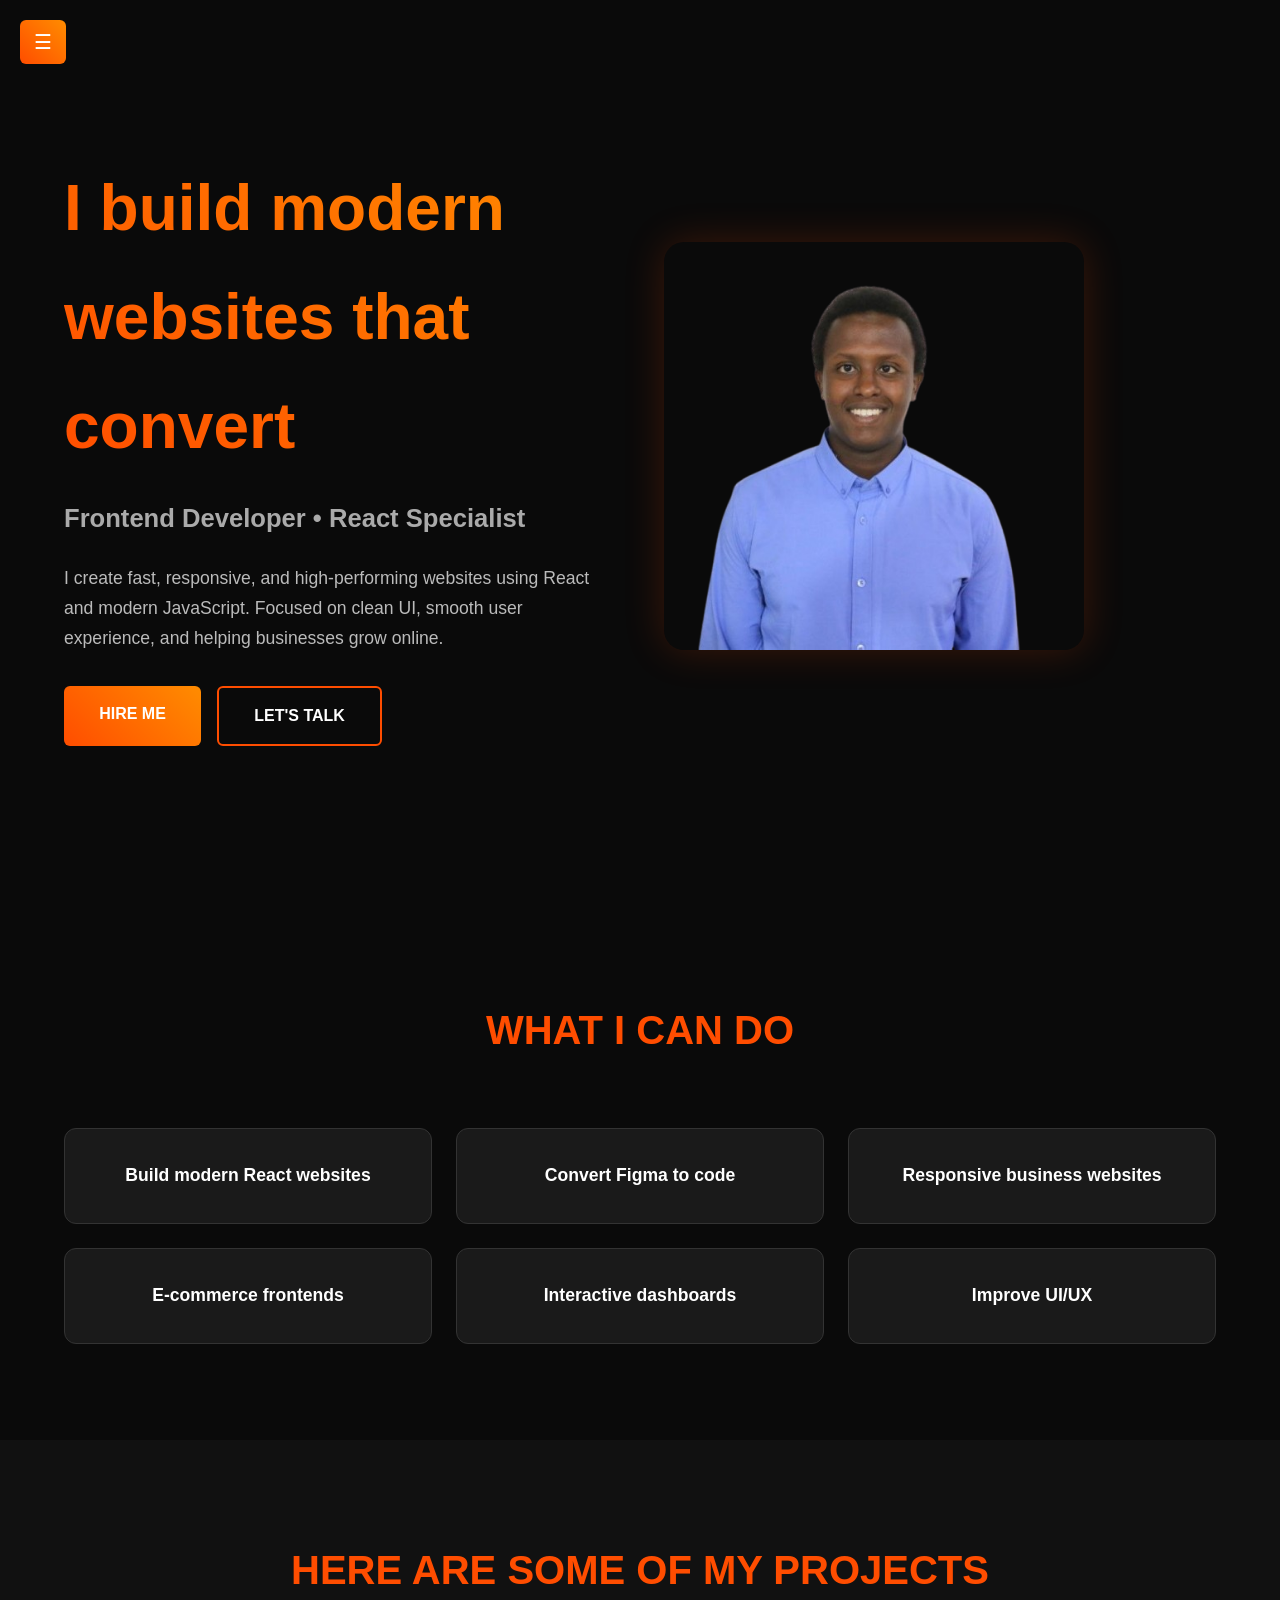
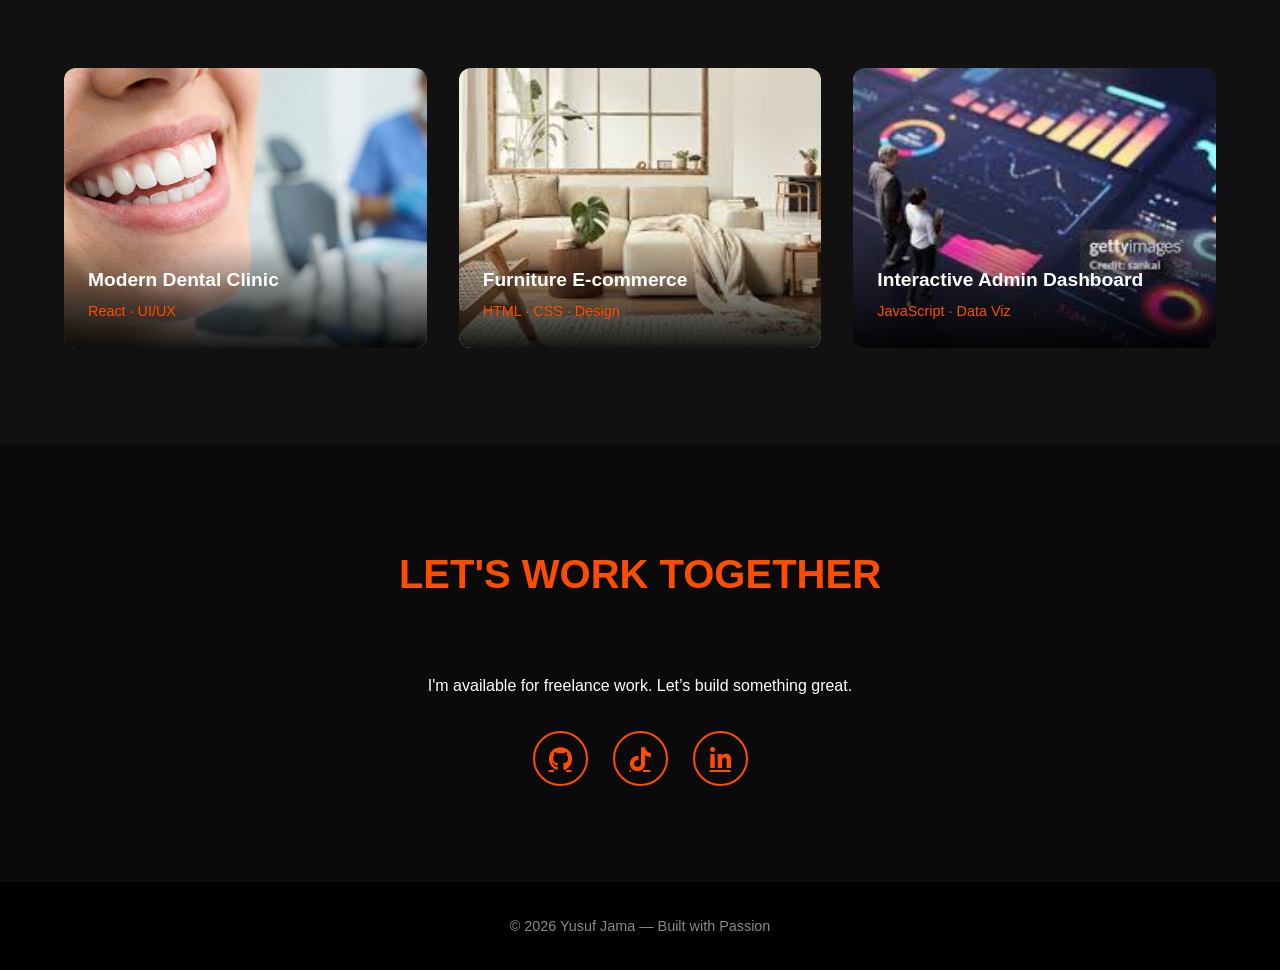
<file: index.html>
<!DOCTYPE html>
<html lang="en">
<head>
    <meta charset="UTF-8">
    <meta name="viewport" content="width=device-width, initial-scale=1.0">
    <title>Yusuf Jama | Frontend React Developer</title>
    <link rel="stylesheet" href="Portfolio.css">
    <link rel="stylesheet" href="https://cdnjs.cloudflare.com/ajax/libs/font-awesome/6.1.1/css/all.min.css">
</head>
<body>

    <!-- SIDEBAR -->
    <div class="sidebar" id="sidebar">
        <button class="close-btn" onclick="toggleSidebar()">×</button>
        <nav id="navbar">
            <ul>
                <li><a href="#welcome-section">About</a></li>
                <li><a href="#services">Services</a></li>
                <li><a href="#projects">Work</a></li>
                <li><a href="#contact">Contact</a></li>
            </ul>
        </nav>
    </div>

    <button class="sidebar-toggle" onclick="toggleSidebar()">☰</button>

    <!-- HERO -->
    <section id="welcome-section">
        <div class="welcome-content">
            <h1 class="yusuf">I build modern websites that convert</h1>
            <h3>Frontend Developer • React Specialist</h3>

            <p>
                I create fast, responsive, and high-performing websites using React and modern JavaScript.
                Focused on clean UI, smooth user experience, and helping businesses grow online.
            </p>

            <div class="btn-box">
                <a href="https://www.linkedin.com/in/yusuf-jama-88845134a/" target="_blank">HIRE ME</a>
                <a href="#contact">LET'S TALK</a>
            </div>
        </div>

        <div class="image">
            <img src="images/image-removebg-preview.png" alt="Yusuf Jama">
        </div>
    </section>

    <!-- SERVICES -->
    <section id="services" class="services">
        <h2 class="section-title">WHAT I CAN DO</h2>

        <div class="services-grid">
            <div class="service-card">Build modern React websites</div>
            <div class="service-card">Convert Figma to code</div>
            <div class="service-card">Responsive business websites</div>
            <div class="service-card">E-commerce frontends</div>
            <div class="service-card">Interactive dashboards</div>
            <div class="service-card">Improve UI/UX</div>
        </div>
    </section>

    <!-- PROJECTS -->
    <section id="projects">
        <h2 class="section-title">HERE ARE SOME OF MY PROJECTS</h2>
        <div class="projects-container">
            
         <div class="grid-item">
            <a href="projects/dentist-site/" target="_blank">
                <img src="images/teeth_whitening-gVWxnHTH.png" alt="Modern Dental Clinic">
                <div class="project-info">
                    <p>Modern Dental Clinic</p>
                    <span>React · UI/UX</span>
                </div>
            </a>
        </div>

            <div class="grid-item">
                <a href="projects/furniture-store/index.html" target="_blank">
                    <img src="images/furniture.jpg" alt="Furniture Store">
                    <div class="project-info">
                        <p>Furniture E-commerce</p>
                        <span>HTML · CSS · Design</span>
                    </div>
                </a>
            </div>

            <div class="grid-item">
                <a href="projects/dashboard/index.html" target="_blank">
                    <img src="images/dashboard.jpg" alt="Dashboard">
                    <div class="project-info">
                        <p>Interactive Admin Dashboard</p>
                        <span>JavaScript · Data Viz</span>
                    </div>
                </a>
            </div>

        </div>
    </section>

    <!-- CONTACT -->
    <section id="contact" class="contact-section">
        <h2 class="section-title">LET'S WORK TOGETHER</h2>

        <p>I'm available for freelance work. Let’s build something great.</p>

        <div class="contact-link">
            <a href="https://github.com/mrfantasticAmazing" target="_blank">
                <i class="fab fa-github"></i>
            </a>
            <a href="https://www.tiktok.com/@modern_webjama" target="_blank">
                <i class="fab fa-tiktok"></i>
            </a>
            <a href="https://www.linkedin.com/in/yusuf-jama-88845134a/" target="_blank">
                <i class="fab fa-linkedin-in"></i>
            </a>
        </div>
    </section>

    <footer>
        <p>&copy; 2026 Yusuf Jama — Built with Passion</p>
    </footer>

    <script>
        function toggleSidebar() {
            document.getElementById('sidebar').classList.toggle('active');
        }

        document.querySelectorAll('#navbar a').forEach(link => {
            link.addEventListener('click', () => {
                document.getElementById('sidebar').classList.remove('active');
            });
        });
    </script>

</body>
</html>
</file>
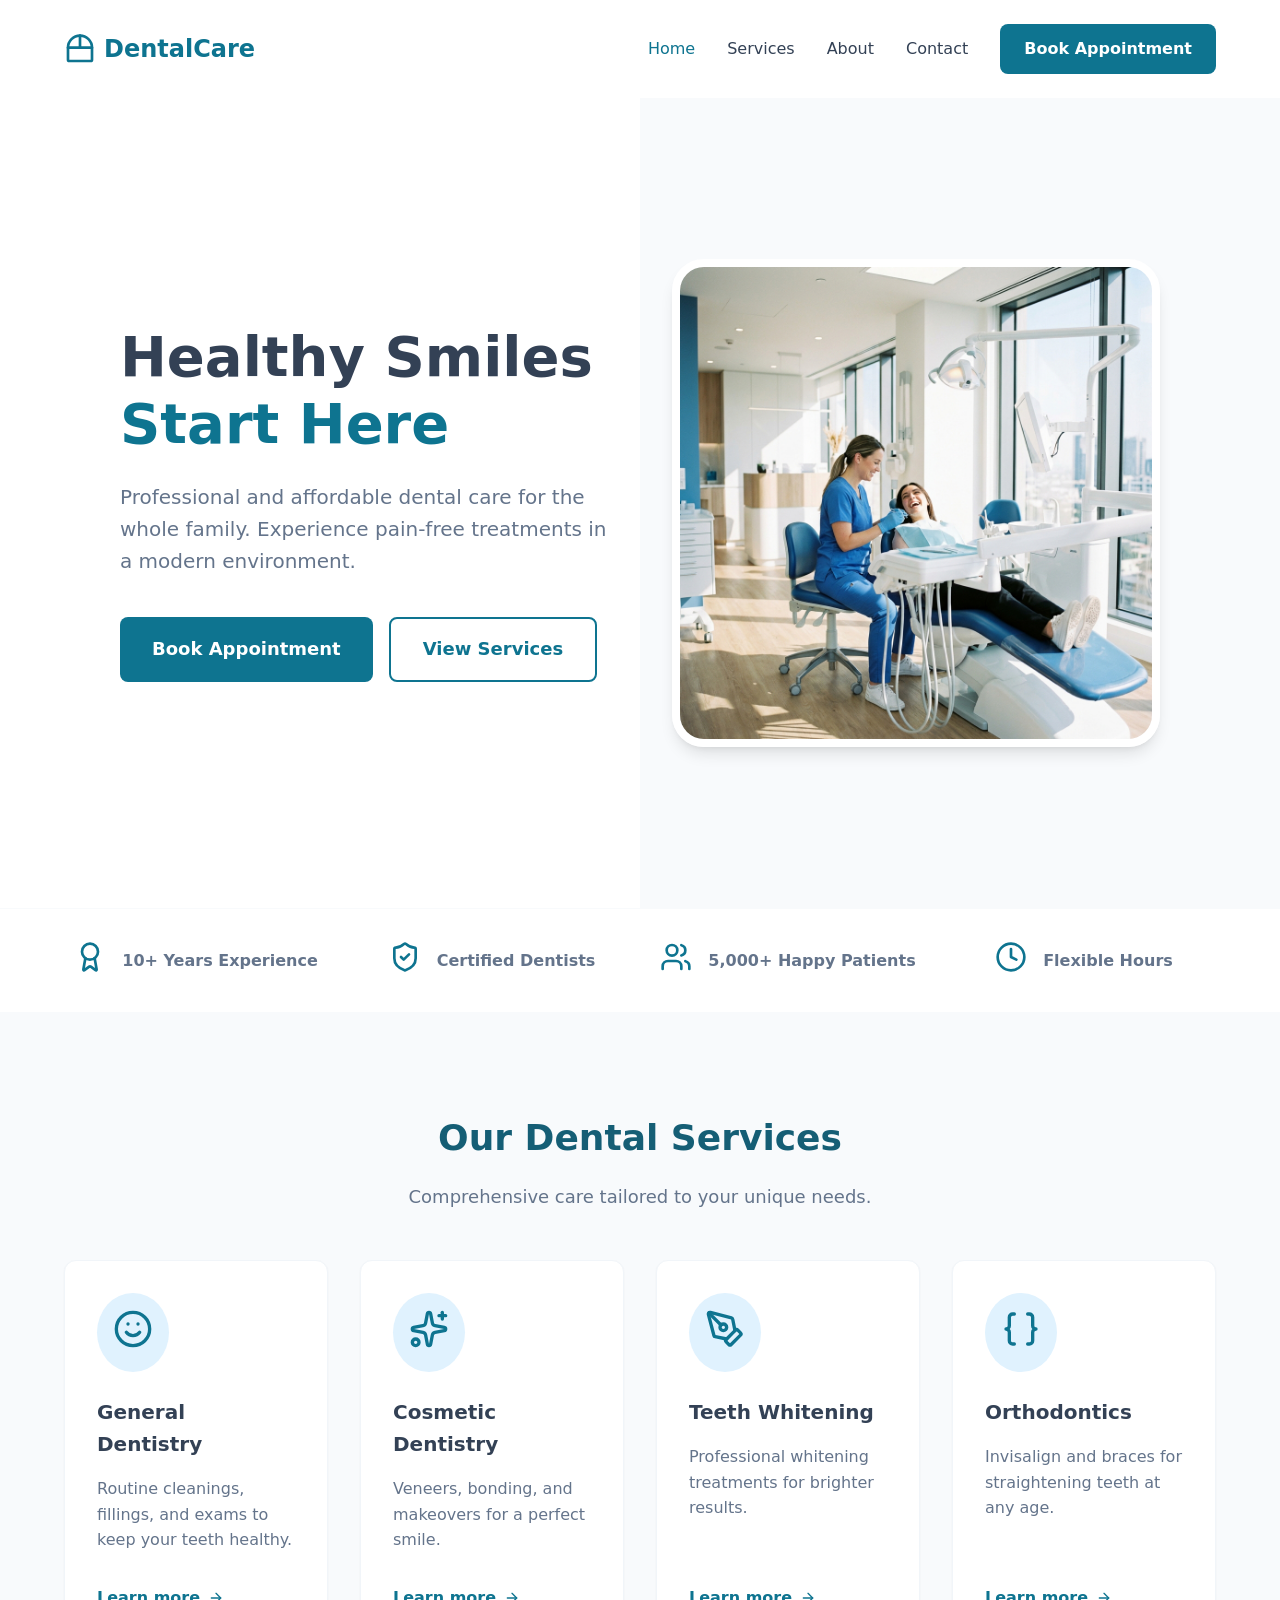
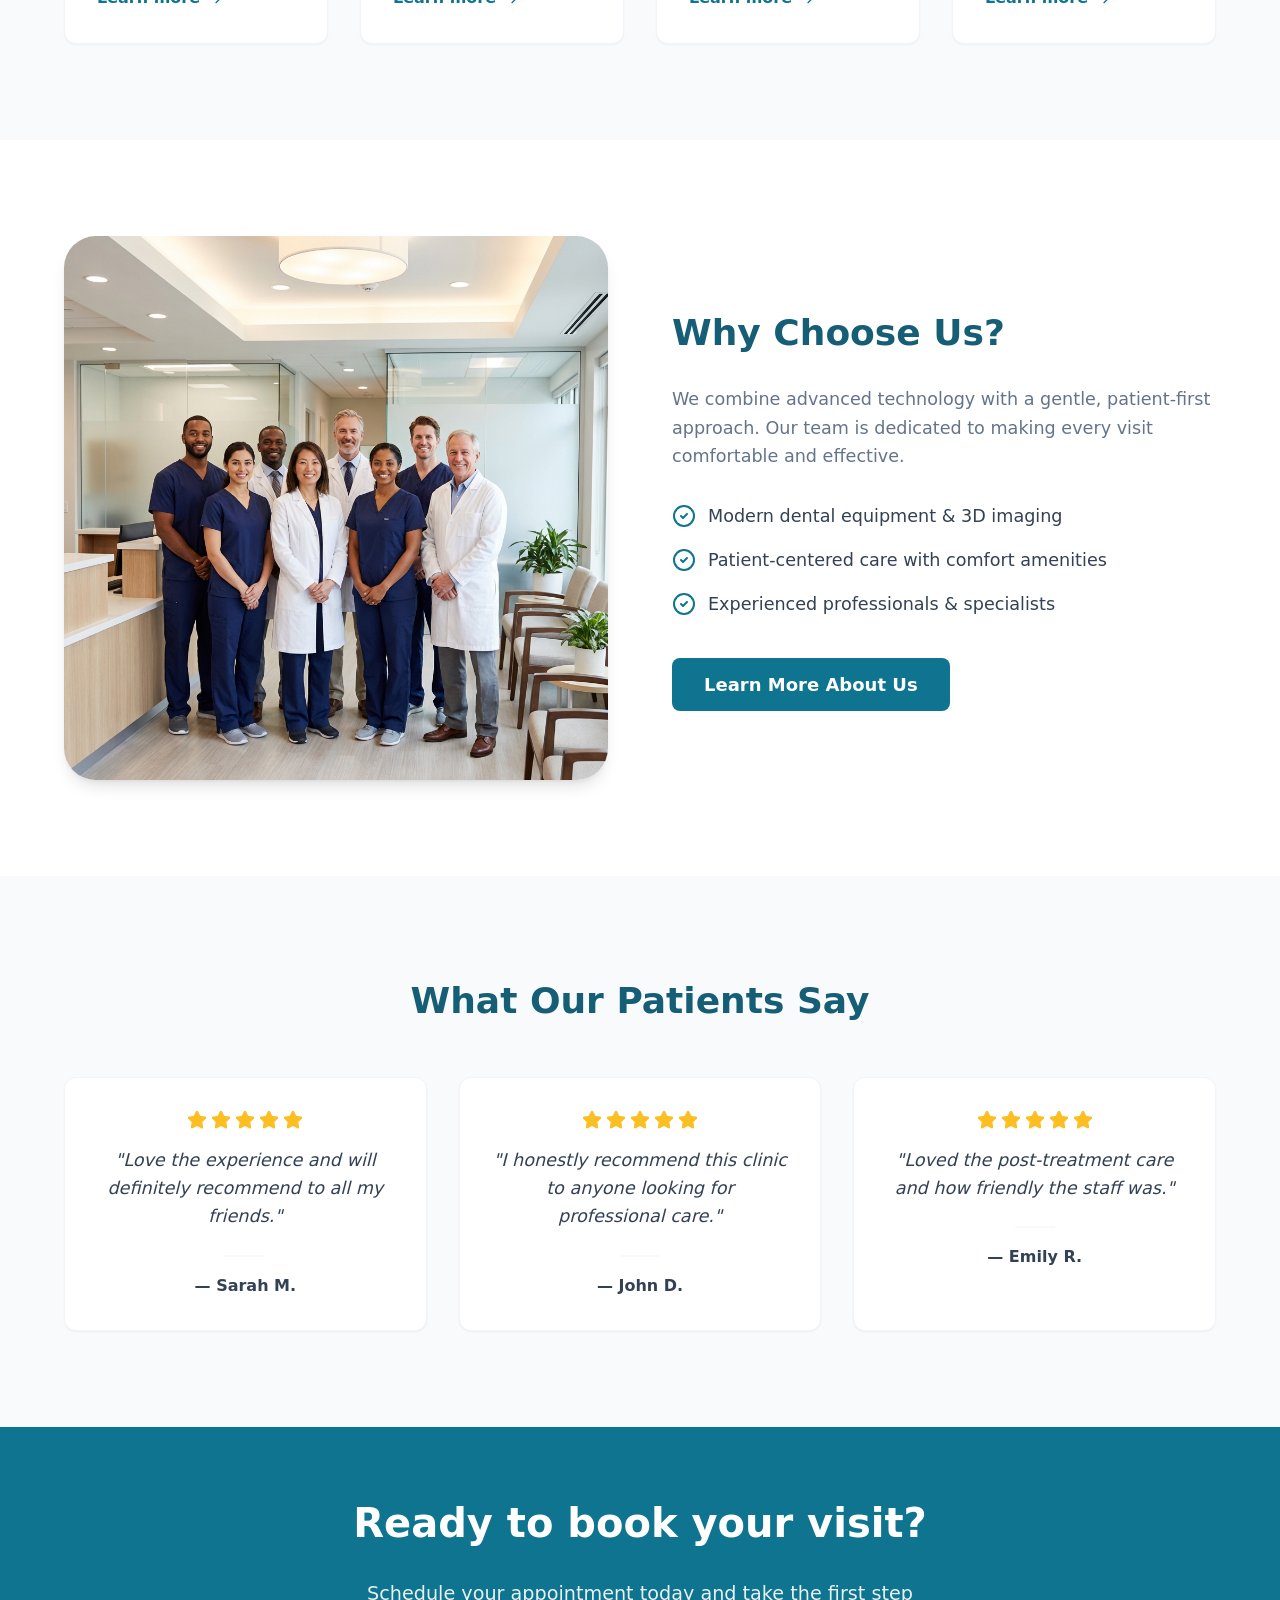
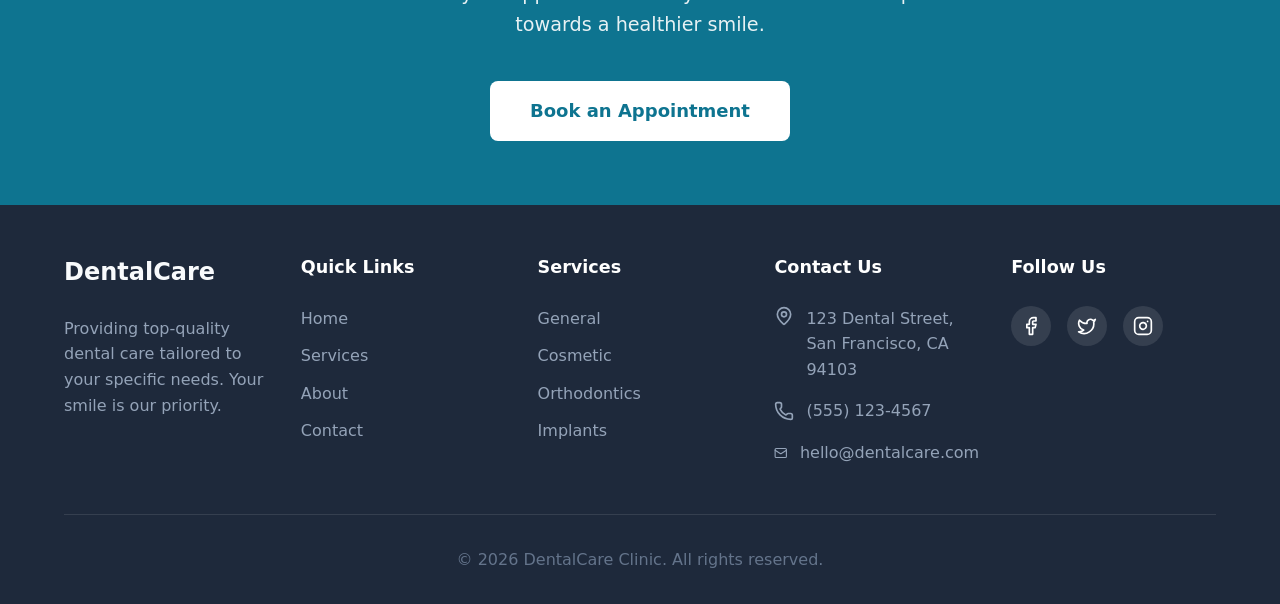
<file: projects/dentist-site/index.html>
<!doctype html>
<html lang="en">
  <head>
    <meta charset="UTF-8" />
    <link rel="icon" type="image/svg+xml" href="./vite.svg" />
    <meta name="viewport" content="width=device-width, initial-scale=1.0" />
    <title>dental-clinic</title>
    <script type="module" crossorigin src="./assets/index-C0f5nx-P.js"></script>
    <link rel="stylesheet" crossorigin href="./assets/index-WqaXzBgm.css">
  </head>
  <body>
    <div id="root"></div>
  </body>
</html>
</file>
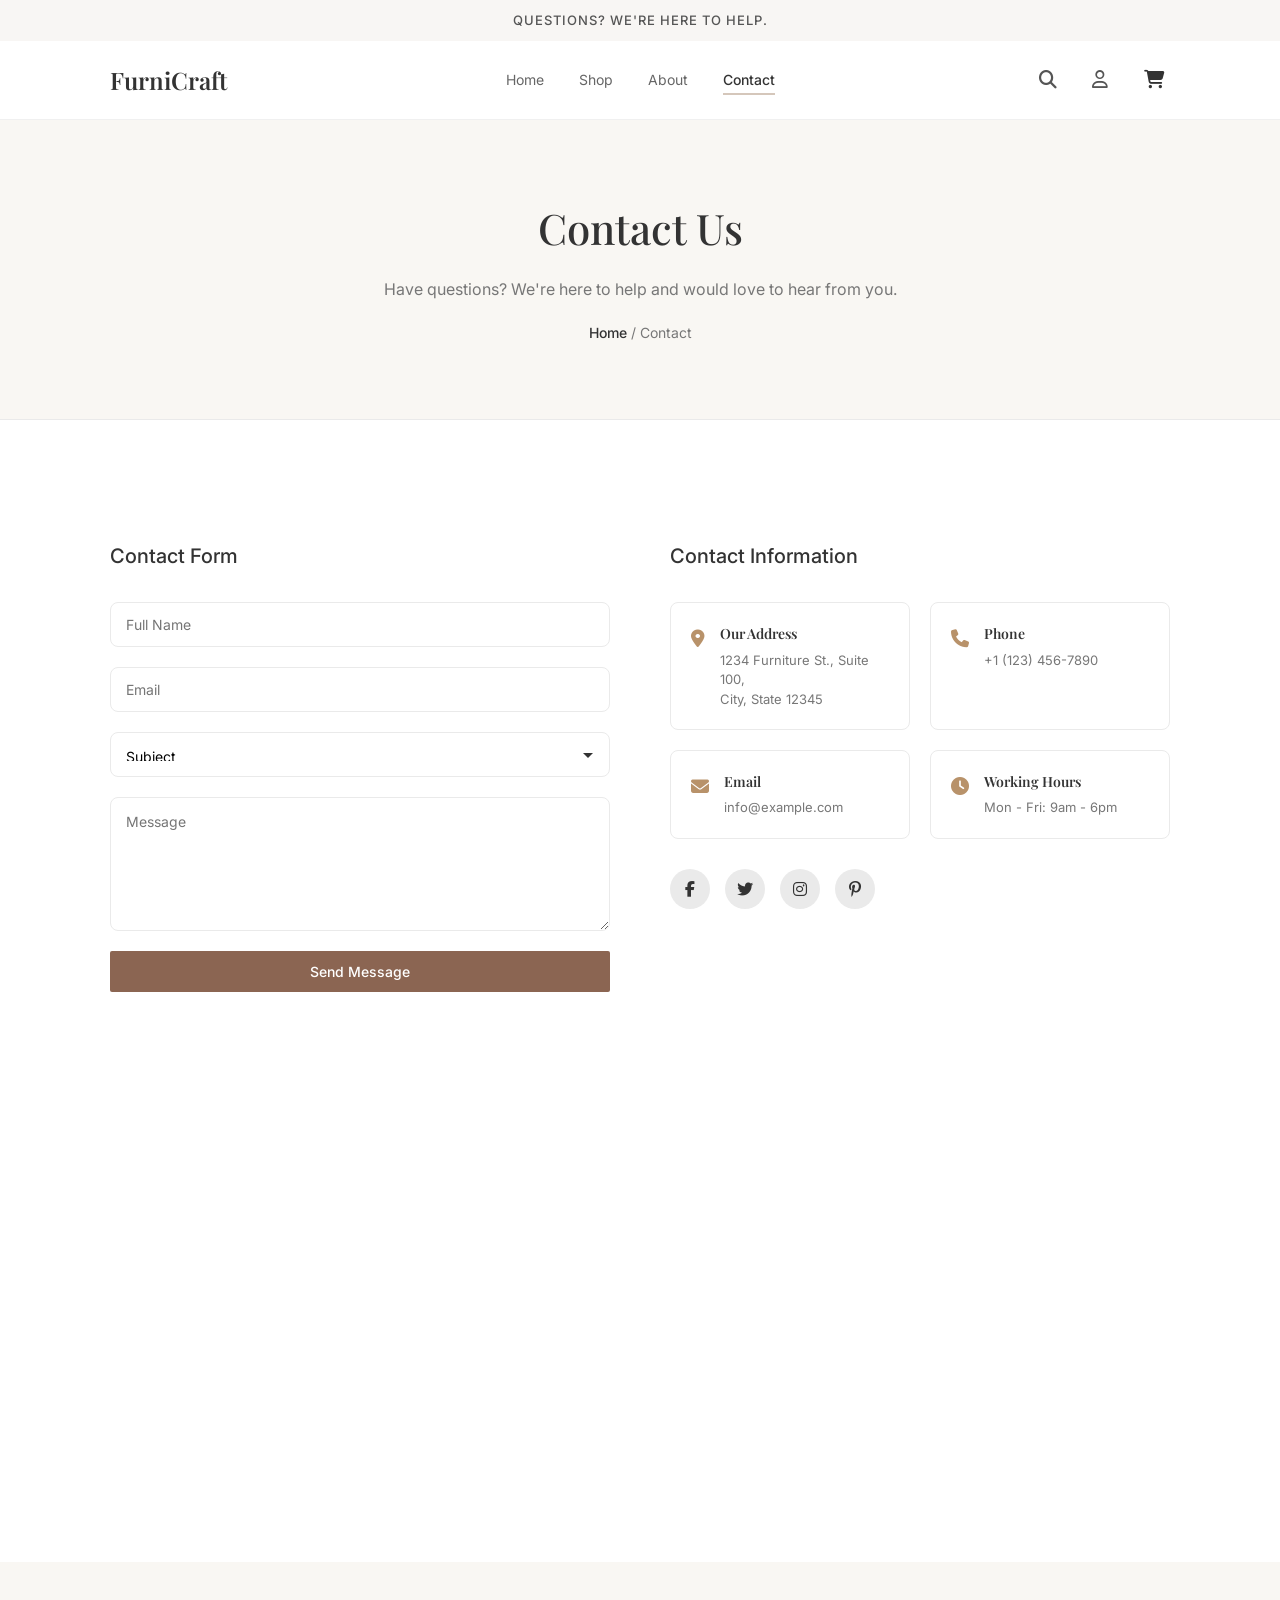
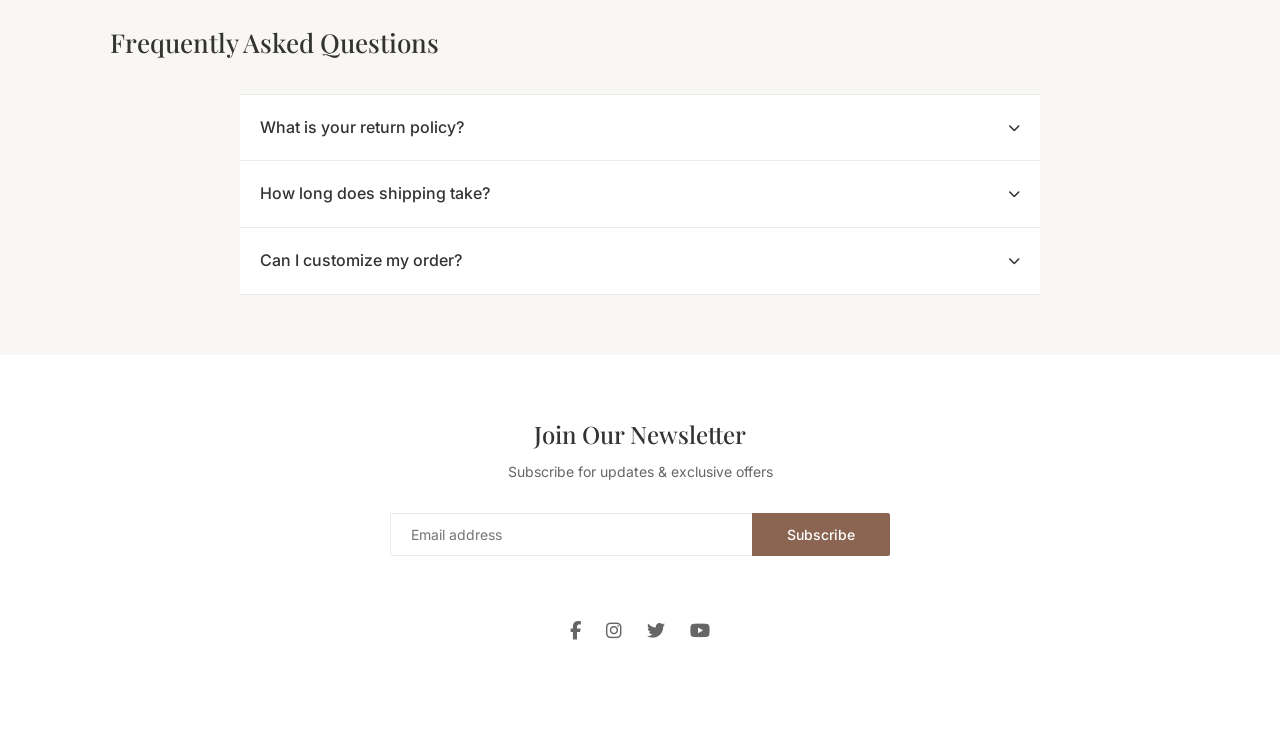
<file: projects/Furniture-store/contact.html>
<!DOCTYPE html>
<html lang="en">

<head>
    <meta charset="UTF-8">
    <meta name="viewport" content="width=device-width, initial-scale=1.0">
    <title>Contact Us | FurniCraft</title>
    <meta name="description" content="Get in touch with the FurniCraft team for any inquiries or support.">
    <!-- Google Fonts -->
    <link rel="preconnect" href="https://fonts.googleapis.com">
    <link rel="preconnect" href="https://fonts.gstatic.com" crossorigin>
    <link
        href="https://fonts.googleapis.com/css2?family=Inter:wght@300;400;500;600&family=Playfair+Display:wght@500;600;700&display=swap"
        rel="stylesheet">
    <!-- FontAwesome -->
    <link rel="stylesheet" href="https://cdnjs.cloudflare.com/ajax/libs/font-awesome/6.4.0/css/all.min.css">
    <!-- Custom CSS -->
    <link rel="stylesheet" href="css/style.css">
</head>

<body>
    <!-- Announcement Bar -->
    <div class="announcement-bar">
        Questions? We're here to help.
    </div>

    <!-- Navbar -->
    <nav class="navbar">
        <div class="nav-container">
            <button class="mobile-menu-toggle" aria-label="Toggle Menu">
                <i class="fa-solid fa-bars"></i>
            </button>
            <a href="index.html" class="logo">FurniCraft</a>

            <ul class="nav-links">
                <li><a href="index.html">Home</a></li>
                <li><a href="shop.html">Shop</a></li>
                <li><a href="about.html">About</a></li>
                <li><a href="contact.html" class="active">Contact</a></li>
            </ul>

            <div class="nav-icons">
                <button id="nav-search-btn" aria-label="Search"><i class="fa-solid fa-magnifying-glass"></i></button>
                
                <div style="position: relative;">
                    <button id="nav-account-btn" aria-label="Account"><i class="fa-regular fa-user"></i></button>
                    <!-- Account Dropdown -->
                    <div id="account-dropdown" class="account-dropdown">
                        <ul>
                            <li><a href="#">Login</a></li>
                            <li><a href="#">Register</a></li>
                            <li><a href="#">My Orders</a></li>
                        </ul>
                    </div>
                </div>

                <a href="cart.html" class="cart-icon-link" aria-label="Cart">
                    <i class="fa-solid fa-cart-shopping"></i>
                    <span id="cart-counter" class="cart-badge" style="display: none;">0</span>
                </a>
            </div>
        </div>

        <!-- Full-Screen Search Overlay -->
        <div id="search-container" class="search-container">
            <div class="search-inner">
                <button id="search-close-btn" class="search-close-btn" aria-label="Close Search">
                    <i class="fa-solid fa-xmark"></i>
                </button>
                <input type="text" id="search-input" placeholder="Search furniture..." autocomplete="off">
                <div class="search-suggestions">
                    <p>Popular searches:</p>
                    <div class="suggestion-tags">
                        <span class="suggestion-tag">Sofa</span>
                        <span class="suggestion-tag">Chair</span>
                        <span class="suggestion-tag">Dining Table</span>
                        <span class="suggestion-tag">Bed</span>
                    </div>
                </div>
            </div>
        </div>
    </nav>

    <!-- Page Header -->
    <header class="contact-header">
        <div class="container">
            <h1 class="page-title">Contact Us</h1>
            <p class="welcome-text">Have questions? We're here to help and would love to hear from you.</p>
            <p class="breadcrumbs"><a href="index.html">Home</a> / Contact</p>
        </div>
    </header>

    <!-- Main Contact Section -->
    <section class="section contact-section">
        <div class="container contact-layout">
            <!-- Left: Contact Form -->
            <div class="contact-form-container">
                <h2 class="contact-subtitle">Contact Form</h2>
                <form id="contact-form">
                    <div class="form-group">
                        <input type="text" id="contact-name" name="name" placeholder="Full Name" required>
                    </div>
                    <div class="form-group">
                        <input type="email" id="contact-email" name="email" placeholder="Email" required>
                    </div>
                    <div class="form-group">
                        <select id="contact-subject" name="subject" required>
                            <option value="" disabled selected>Subject</option>
                            <option value="general">General Inquiry</option>
                            <option value="order">Order Support</option>
                            <option value="partnership">Partnership</option>
                            <option value="other">Other</option>
                        </select>
                    </div>
                    <div class="form-group">
                        <textarea id="contact-message" name="message" placeholder="Message" rows="6" required></textarea>
                    </div>
                    <button type="submit" class="btn-brown btn-submit">Send Message</button>
                </form>
            </div>

            <!-- Right: Contact Information -->
            <div class="contact-info-container">
                <h2 class="contact-subtitle">Contact Information</h2>
                <div class="info-cards-grid">
                    <div class="info-card">
                        <div class="info-icon"><i class="fa-solid fa-location-dot"></i></div>
                        <div class="info-text">
                            <h4>Our Address</h4>
                            <p>1234 Furniture St., Suite 100,<br>City, State 12345</p>
                        </div>
                    </div>
                    <div class="info-card">
                        <div class="info-icon"><i class="fa-solid fa-phone"></i></div>
                        <div class="info-text">
                            <h4>Phone</h4>
                            <p>+1 (123) 456-7890</p>
                        </div>
                    </div>
                    <div class="info-card">
                        <div class="info-icon"><i class="fa-solid fa-envelope"></i></div>
                        <div class="info-text">
                            <h4>Email</h4>
                            <p>info@example.com</p>
                        </div>
                    </div>
                    <div class="info-card">
                        <div class="info-icon"><i class="fa-solid fa-clock"></i></div>
                        <div class="info-text">
                            <h4>Working Hours</h4>
                            <p>Mon - Fri: 9am - 6pm</p>
                        </div>
                    </div>
                </div>
                <div class="contact-socials">
                    <a href="#" aria-label="Facebook"><i class="fa-brands fa-facebook-f"></i></a>
                    <a href="#" aria-label="Twitter"><i class="fa-brands fa-twitter"></i></a>
                    <a href="#" aria-label="Instagram"><i class="fa-brands fa-instagram"></i></a>
                    <a href="#" aria-label="Pinterest"><i class="fa-brands fa-pinterest-p"></i></a>
                </div>
            </div>
        </div>
    </section>

    <!-- Map Section -->
    <section class="map-section">
        <iframe 
            src="https://www.google.com/maps/embed?pb=!1m18!1m12!1m3!1d3068.318465646194!2d-105.0006248!3d39.7347953!2m3!1f0!2f0!3f0!3m2!1i1024!2i768!4f13.1!3m3!1m2!1s0x876c7f26978430e3%3A0xe7831d1020614144!2sFurniture%20Row!5e0!3m2!1sen!2sus!4v1700000000000!5m2!1sen!2sus" 
            width="100%" height="450" style="border:0; display: block;" allowfullscreen="" loading="lazy" referrerpolicy="no-referrer-when-downgrade">
        </iframe>
    </section>

    <!-- FAQ Section -->
    <section class="section faq-section" style="background-color: #F9F7F3;">
        <div class="container">
            <h2 class="section-title">Frequently Asked Questions</h2>
            <div class="faq-accordion">
                <div class="faq-item">
                    <div class="faq-question">
                        <span>What is your return policy?</span>
                        <i class="fa-solid fa-chevron-down"></i>
                    </div>
                    <div class="faq-answer">
                        <p>We offer a 30-day return policy for most items in their original condition. Please contact our support team to initiate a return.</p>
                    </div>
                </div>
                <div class="faq-item">
                    <div class="faq-question">
                        <span>How long does shipping take?</span>
                        <i class="fa-solid fa-chevron-down"></i>
                    </div>
                    <div class="faq-answer">
                        <p>Standard shipping usually takes 5-7 business days. Priority shipping is available for faster delivery within 2-3 business days.</p>
                    </div>
                </div>
                <div class="faq-item">
                    <div class="faq-question">
                        <span>Can I customize my order?</span>
                        <i class="fa-solid fa-chevron-down"></i>
                    </div>
                    <div class="faq-answer">
                        <p>Yes, we offer customization options for many of our sofa and chair collections. Please visit our shop or contact us for more details.</p>
                    </div>
                </div>
            </div>
        </div>
    </section>

    <!-- Newsletter & Footer -->
    <footer class="section newsletter-section">
        <div class="container">
            <h2 class="section-title">Join Our Newsletter</h2>
            <p class="newsletter-sub">Subscribe for updates & exclusive offers</p>
            <form class="newsletter-form">
                <input type="email" placeholder="Email address" required>
                <button type="submit" class="btn-brown">Subscribe</button>
            </form>
            <div class="footer-socials">
                <a href="#"><i class="fa-brands fa-facebook-f"></i></a>
                <a href="#"><i class="fa-brands fa-instagram"></i></a>
                <a href="#"><i class="fa-brands fa-twitter"></i></a>
                <a href="#"><i class="fa-brands fa-youtube"></i></a>
            </div>
        </div>
    </footer>

    <script src="js/main.js"></script>
</body>

</html>
</file>
<file: Portfolio.css>
/* RESET */
* {
    margin: 0;
    padding: 0;
    box-sizing: border-box;
}

body {
    background-color: #0a0a0a;
    color: #ffffff;
    line-height: 1.7;
    font-family: 'Inter', Arial, sans-serif;
}

/* ================= SIDEBAR ================= */
.sidebar {
    position: fixed;
    top: 0;
    left: -260px;
    width: 250px;
    height: 100%;
    background-color: rgba(10, 10, 10, 0.95);
    transition: left 0.3s ease;
    z-index: 999;
    backdrop-filter: blur(10px);
}

.sidebar.active {
    left: 0;
}

.close-btn {
    background: none;
    border: none;
    font-size: 36px;
    color: #ff4d00;
    cursor: pointer;
    position: absolute;
    top: 10px;
    right: 10px;
}

.sidebar-toggle {
    position: fixed;
    top: 20px;
    left: 20px;
    background: linear-gradient(45deg, #ff4d00, #ff8c00);
    color: white;
    border: none;
    border-radius: 6px;
    padding: 10px 14px;
    font-size: 20px;
    cursor: pointer;
    z-index: 1000;
}

/* NAV LINKS */
#navbar ul {
    padding: 40px 20px;
}

#navbar li {
    margin: 20px 0;
}

#navbar a {
    color: #ffffff;
    text-decoration: none;
    font-size: 1.1rem;
    transition: 0.3s;
}

#navbar a:hover {
    color: #ff4d00;
}

/* ================= HERO ================= */
#welcome-section {
    min-height: 100vh;
    display: grid;
    grid-template-columns: 1fr 1fr;
    gap: 3rem;
    padding: 6rem 5%;
    align-items: center;
}

.welcome-content {
    max-width: 600px;
}

.yusuf {
    font-size: 4rem;
    font-weight: 800;
    margin-bottom: 1rem;
    background: linear-gradient(45deg, #ff4d00, #ff8c00);
    -webkit-background-clip: text;
    -webkit-text-fill-color: transparent;
}

h3 {
    font-size: 1.6rem;
    color: #aaa;
    margin-bottom: 1.5rem;
}

.welcome-content p {
    color: #bbb;
    margin-bottom: 2rem;
    font-size: 1.1rem;
}

/* BUTTONS */
.btn-box {
    display: flex;
    gap: 1rem;
}

.btn-box a {
    padding: 0.9rem 2.2rem;
    border-radius: 6px;
    text-decoration: none;
    font-weight: 600;
    transition: 0.3s ease;
}

.btn-box a:first-child {
    background: linear-gradient(45deg, #ff4d00, #ff8c00);
    color: white;
}

.btn-box a:first-child:hover {
    transform: translateY(-2px);
    box-shadow: 0 10px 25px rgba(255, 77, 0, 0.3);
}

.btn-box a:last-child {
    border: 2px solid #ff4d00;
    color: white;
}

.btn-box a:last-child:hover {
    background: rgba(255, 77, 0, 0.1);
}

/* IMAGE */
.image img {
    width: 100%;
    max-width: 420px;
    border-radius: 20px;
    box-shadow: 0 0 40px rgba(255, 77, 0, 0.2);
}

/* ================= SERVICES ================= */
.services {
    padding: 6rem 5%;
}

.services-grid {
    display: grid;
    grid-template-columns: repeat(auto-fit, minmax(280px, 1fr));
    gap: 1.5rem;
}

.service-card {
    background-color: #1a1a1a;
    border: 1px solid #333;
    padding: 2rem;
    border-radius: 12px;
    text-align: center;
    font-size: 1.1rem;
    font-weight: 600;
    transition: 0.3s ease;
}

.service-card:hover {
    border-color: #ff4d00;
    transform: translateY(-5px);
    box-shadow: 0 5px 15px rgba(255, 77, 0, 0.2);
}

/* ================= PROJECTS ================= */
#projects {
    padding: 6rem 5%;
    background-color: #111;
}

.section-title {
    text-align: center;
    font-size: 2.5rem;
    margin-bottom: 4rem;
    color: #ff4d00;
}

/* GRID (UPDATED 🔥) */
.projects-container {
    display: grid;
    grid-template-columns: repeat(auto-fit, minmax(320px, 1fr));
    gap: 2rem;
}

/* CARD */
.grid-item {
    position: relative;
    overflow: hidden;
    border-radius: 12px;
    height: 280px;
    cursor: pointer;
    transition: 0.3s;
}

.grid-item a {
    display: block;
    width: 100%;
    height: 100%;
    text-decoration: none;
    color: inherit;
}

.grid-item img {
    width: 100%;
    height: 100%;
    object-fit: cover;
    transition: 0.5s ease;
}

/* OVERLAY */
.project-info {
    position: absolute;
    bottom: 0;
    width: 100%;
    padding: 1.5rem;
    background: linear-gradient(to top, rgba(0,0,0,0.9), transparent);
}

.project-info p {
    font-size: 1.2rem;
    font-weight: 700;
}

.project-info span {
    font-size: 0.9rem;
    color: #ff4d00;
}

/* HOVER EFFECT */
.grid-item:hover img {
    transform: scale(1.1);
}

.grid-item:hover {
    transform: translateY(-6px);
}

/* ================= CONTACT ================= */
.contact-section {
    padding: 6rem 5%;
    text-align: center;
}

.contact-link {
    display: flex;
    justify-content: center;
    gap: 25px;
    margin-top: 2rem;
}

.contact-link a {
    width: 55px;
    height: 55px;
    border: 2px solid #ff4d00;
    border-radius: 50%;
    display: flex;
    justify-content: center;
    align-items: center;
    font-size: 24px;
    color: #ff4d00;
    transition: 0.3s;
}

.contact-link a:hover {
    background: #ff4d00;
    color: #0a0a0a;
}

/* ================= FOOTER ================= */
footer {
    text-align: center;
    padding: 2rem;
    background: #000;
    color: #888;
    font-size: 0.9rem;
}

/* ================= RESPONSIVE ================= */
@media (max-width: 768px) {

    #welcome-section {
        grid-template-columns: 1fr;
        text-align: center;
    }

    .yusuf {
        font-size: 2.5rem;
    }

    .image {
        display: flex;
        justify-content: center;
    }

    .btn-box {
        flex-direction: column;
    }
}
</file>
<file: projects/dentist-site/assets/index-WqaXzBgm.css>
:root{--color-primary: #0e7490;--color-primary-dark: #155e75;--color-secondary: #e0f2fe;--color-text: #334155;--color-text-light: #64748b;--color-bg: #ffffff;--color-surface: #f8fafc;--color-accent: #06b6d4;--font-family: "Inter", system-ui, -apple-system, sans-serif;--shadow-sm: 0 1px 2px 0 rgb(0 0 0 / .05);--shadow-md: 0 4px 6px -1px rgb(0 0 0 / .1), 0 2px 4px -2px rgb(0 0 0 / .1);--shadow-lg: 0 10px 15px -3px rgb(0 0 0 / .1), 0 4px 6px -4px rgb(0 0 0 / .1);--radius-md: .5rem;--radius-lg: .75rem;--radius-full: 9999px;--container-width: 1200px;--header-height: 80px;--spacing-section: 3rem;--spacing-container: 1rem}@media(min-width:768px){:root{--spacing-section: 5rem;--spacing-container: 1.5rem}}@media(min-width:1024px){:root{--spacing-section: 6rem}}*{box-sizing:border-box;margin:0;padding:0}body{font-family:var(--font-family);color:var(--color-text);background-color:var(--color-bg);line-height:1.6;-webkit-font-smoothing:antialiased}img{display:block;max-width:100%}a{text-decoration:none;color:inherit}button{font-family:inherit;cursor:pointer;border:none}.container{max-width:var(--container-width);margin:0 auto;padding:0 var(--spacing-container)}.section{padding:var(--spacing-section) 0}.section-title{font-size:clamp(1.75rem,4vw,2.25rem);font-weight:700;color:var(--color-primary-dark);text-align:center;margin-bottom:1rem}.section-subtitle{text-align:center;color:var(--color-text-light);max-width:700px;margin:0 auto 3rem;font-size:clamp(.95rem,2vw,1.125rem);padding:0 1rem}.btn{display:inline-flex;align-items:center;justify-content:center;padding:.75rem 1.5rem;border-radius:var(--radius-md);font-weight:600;transition:all .2s ease;font-size:1rem;min-height:44px;text-align:center}.btn-primary{background-color:var(--color-primary);color:#fff}.btn-primary:hover{background-color:var(--color-primary-dark);transform:translateY(-1px)}.btn-outline{background-color:transparent;border:2px solid var(--color-primary);color:var(--color-primary)}.btn-outline:hover{background-color:var(--color-secondary)}.btn-lg{padding:1rem 2rem;font-size:1.125rem}@media(max-width:767px){.btn{padding:.875rem 1.25rem;font-size:.95rem}.btn-lg{padding:.875rem 1.75rem;font-size:1rem}}.card{background:#fff;border-radius:var(--radius-lg);padding:1.5rem;box-shadow:var(--shadow-sm);transition:box-shadow .3s ease,transform .3s ease;border:1px solid #f1f5f9}.card:hover{box-shadow:var(--shadow-lg);transform:translateY(-5px)}@media(min-width:768px){.card{padding:2rem}}
</file>
<file: projects/Furniture-store/css/style.css>
/* ==========================================================================
   CSS Resets and Base Styles
   ========================================================================== */
* {
    margin: 0;
    padding: 0;
    box-sizing: border-box;
}

body {
    font-family: 'Inter', sans-serif;
    color: #4A4A4A;
    background-color: #FFFFFF;
    line-height: 1.6;
    -webkit-font-smoothing: antialiased;
}

h1,
h2,
h3,
h4,
h5,
h6 {
    font-family: 'Playfair Display', serif;
    color: #333333;
    font-weight: 500;
}

a {
    text-decoration: none;
    color: inherit;
    transition: 0.3s;
}

ul {
    list-style: none;
}

img {
    max-width: 100%;
    display: block;
}

button {
    cursor: pointer;
    font-family: 'Inter', sans-serif;
}

/* ==========================================================================
   Layout & Container
   ========================================================================== */
.container {
    max-width: 1100px;
    margin: 0 auto;
    padding: 0 20px;
}

.section {
    padding: 60px 0;
}

.section-title {
    text-align: left;
    font-size: 26px;
    margin-bottom: 30px;
    color: #333;
}

/* ==========================================================================
   Announcement Bar
   ========================================================================== */
.announcement-bar {
    background-color: #F8F6F4;
    color: #555;
    text-align: center;
    padding: 10px 0;
    font-size: 13px;
    letter-spacing: 1px;
    text-transform: uppercase;
    font-weight: 500;
}

/* ==========================================================================
   Navbar
   ========================================================================== */
.navbar {
    background-color: #FFFFFF;
    border-bottom: 1px solid #F0F0F0;
    padding: 20px 0;
    position: sticky;
    top: 0;
    z-index: 1000;
    transition: all 0.3s ease;
}

.navbar.scrolled {
    box-shadow: 0 5px 15px rgba(0, 0, 0, 0.05);
    border-bottom: 1px solid transparent;
    background-color: rgba(255, 255, 255, 0.95);
    backdrop-filter: blur(5px);
}

.nav-container {
    max-width: 1100px;
    margin: 0 auto;
    padding: 0 20px;
    display: flex;
    justify-content: space-between;
    align-items: center;
}

.logo {
    font-family: 'Playfair Display', serif;
    font-size: 24px;
    font-weight: 600;
    color: #333;
    flex: 1;
}

.nav-links {
    display: flex;
    gap: 35px;
    flex: 2;
    justify-content: center;
}

.nav-links a {
    font-size: 14px;
    font-weight: 400;
    color: #666;
    padding-bottom: 5px;
}

.nav-links a.active {
    color: #333;
    font-weight: 500;
    border-bottom: 2px solid #D5C7BB;
    /* Soft beige underline */
}

.nav-links a:hover {
    color: #8B6552;
}

.nav-icons {
    flex: 1;
    display: flex;
    justify-content: flex-end;
    gap: 25px;
    align-items: center;
    position: relative; /* For dropdown positioning */
}

.nav-icons button {
    background: none;
    border: none;
    font-size: 18px;
    cursor: pointer;
    color: #555;
    transition: all 0.3s ease;
    padding: 5px;
}

.nav-icons button:hover {
    color: #B8926A;
}

/* Full-Screen Search Overlay */
.search-container {
    position: fixed;
    top: 0;
    left: 0;
    width: 100%;
    height: 100%;
    background-color: rgba(255, 255, 255, 0.98);
    backdrop-filter: blur(10px);
    display: flex;
    justify-content: center;
    align-items: center;
    z-index: 2000;
    opacity: 0;
    visibility: hidden;
    transition: all 0.4s cubic-bezier(0.165, 0.84, 0.44, 1);
    transform: scale(1.05);
}

.search-container.active {
    opacity: 1;
    visibility: visible;
    transform: scale(1);
}

.search-inner {
    width: 100%;
    max-width: 800px;
    padding: 0 40px;
    text-align: center;
    display: flex;
    flex-direction: column;
    align-items: center;
    gap: 40px;
    position: relative;
}

.search-inner input {
    width: 100%;
    background: transparent;
    border: none;
    border-bottom: 2px solid #EAEAEA;
    padding: 15px 0;
    font-family: 'Playfair Display', serif;
    font-size: 42px;
    color: #333;
    outline: none;
    text-align: center;
    transition: border-color 0.3s;
}

.search-inner input:focus {
    border-color: #B8926A;
}

.search-inner input::placeholder {
    color: #CCC;
}

.search-suggestions {
    display: flex;
    flex-direction: column;
    gap: 15px;
}

.search-suggestions p {
    font-size: 14px;
    color: #999;
    text-transform: uppercase;
    letter-spacing: 1.5px;
}

.suggestion-tags {
    display: flex;
    gap: 15px;
    justify-content: center;
    flex-wrap: wrap;
}

.suggestion-tag {
    font-size: 16px;
    color: #555;
    background-color: #F8F6F4;
    padding: 8px 18px;
    border-radius: 30px;
    cursor: pointer;
    transition: all 0.3s;
}

.suggestion-tag:hover {
    background-color: #B8926A;
    color: #FFF;
    transform: translateY(-2px);
}

.search-close-btn {
    position: absolute;
    top: -80px;
    right: 40px;
    background: none;
    border: none;
    font-size: 32px;
    color: #333;
    cursor: pointer;
    transition: transform 0.3s;
}

.search-close-btn:hover {
    transform: rotate(90deg) scale(1.1);
    color: #B8926A;
}

/* Account Dropdown */
.account-dropdown {
    position: absolute;
    top: calc(100% + 15px);
    right: 0;
    background: #fff;
    min-width: 180px;
    border-radius: 8px;
    box-shadow: 0 10px 30px rgba(0, 0, 0, 0.1);
    padding: 10px 0;
    opacity: 0;
    visibility: hidden;
    transform: translateY(10px);
    transition: all 0.3s ease;
    z-index: 1000;
}

.account-dropdown.active {
    opacity: 1;
    visibility: visible;
    transform: translateY(0);
}

.account-dropdown ul {
    list-style: none;
    padding: 0;
    margin: 0;
}

.account-dropdown li a {
    display: block;
    padding: 12px 20px;
    font-size: 14px;
    color: #555 !important;
    text-decoration: none;
    transition: all 0.3s;
    border: none !important;
}

.account-dropdown li a:hover {
    background-color: #FAF9F8;
    color: #B8926A !important;
    padding-left: 25px;
}

/* Cart Icon Link Styles */
.cart-icon-link {
    position: relative;
    text-decoration: none;
    color: #555;
    font-size: 18px;
    padding: 5px;
    transition: color 0.3s;
}

.cart-icon-link:hover {
    color: #B8926A;
}

.cart-badge {
    position: absolute;
    top: -8px;
    right: -10px;
    background-color: #8B6552;
    color: #FFF;
    font-size: 10px;
    font-weight: 600;
    height: 18px;
    width: 18px;
    border-radius: 50%;
    display: flex;
    align-items: center;
    justify-content: center;
    font-family: 'Inter', sans-serif;
}

@keyframes popScale {
    0% {
        transform: scale(1);
    }

    50% {
        transform: scale(1.3);
    }

    100% {
        transform: scale(1);
    }
}

.cart-badge.pop-anim {
    animation: popScale 0.3s ease-in-out;
}

/* ==========================================================================
   Hero Section
   ========================================================================== */
.hero {
    position: relative;
    width: 100%;
    height: 550px;
    background-color: #FAF9F8;
    /* Light warm beige background */
    display: flex;
    align-items: center;
    overflow: hidden;
}

.hero-content {
    position: relative;
    z-index: 3;
    width: 50%;
    padding: 0 5%;
    display: flex;
    flex-direction: column;
    justify-content: center;
    height: 100%;
}

.hero-image {
    position: relative;
    width: 50%;
    height: 100%;
    z-index: 1;
}

.hero-image img {
    width: 100%;
    height: 100%;
    object-fit: cover;
}

.hero-gradient {
    display: none;
}

.hero-content h1 {
    font-size: 48px;
    line-height: 1.2;
    margin-bottom: 20px;
    color: #333;
    max-width: 500px;
}

.hero-content p {
    font-size: 15px;
    color: #555;
    margin-bottom: 35px;
}

.btn-primary {
    display: inline-block;
    background-color: #8B6552;
    /* Warm brown */
    color: #FFF;
    padding: 14px 35px;
    font-size: 14px;
    font-weight: 500;
    border-radius: 2px;
    border: none;
    width: max-content;
}

.btn-primary:hover {
    background-color: #725242;
}

/* ==========================================================================
   Common Buttons
   ========================================================================== */
.btn-brown {
    background-color: #8B6552;
    color: #FFF;
    border: none;
    padding: 12px 20px;
    font-size: 14px;
    font-weight: 500;
    border-radius: 2px;
    transition: background-color 0.3s;
}

.btn-brown:hover {
    background-color: #725242;
}

/* ==========================================================================
   Shop By Category
   ========================================================================== */
.category-grid {
    display: grid;
    grid-template-columns: repeat(4, 1fr);
    gap: 20px;
}

.category-card {
    border: 1px solid #EEEEEE;
    background-color: #FFFFFF;
    text-align: center;
    border-radius: 2px;
    overflow: hidden;
}

.cat-img {
    width: 100%;
    background-color: #FAF9F8;
}

.cat-img img {
    aspect-ratio: 4/3;
    object-fit: cover;
    width: 100%;
}

.cat-label {
    padding: 18px 10px;
    font-family: 'Inter', sans-serif;
    font-size: 14px;
    font-weight: 500;
    color: #333;
}

/* ==========================================================================
   Featured Collection
   ========================================================================== */
.featured-grid {
    display: grid;
    grid-template-columns: repeat(4, 1fr);
    gap: 20px;
}

.product-card {
    border: 1px solid #EEEEEE;
    background-color: #FFFFFF;
    text-align: center;
    border-radius: 2px;
    overflow: hidden;
    padding-bottom: 20px;
    display: flex;
    flex-direction: column;
    height: 100%;
}

.prod-img {
    width: 100%;
    background-color: #FAF9F8;
    margin-bottom: 15px;
}

.prod-img img {
    aspect-ratio: 1/1;
    object-fit: cover;
    width: 100%;
}

.prod-info {
    padding: 0 15px 15px;
    display: flex;
    flex-direction: column;
    align-items: center;
    gap: 6px;
    flex: 1;
}

.prod-info h4 {
    font-family: 'Inter', sans-serif;
    font-size: 14px;
    font-weight: 500;
    color: #333;
    margin-bottom: 5px;
}

.prod-info .price {
    font-weight: 600;
    font-size: 15px;
    color: #333;
    margin-bottom: 15px;
}

.prod-info .btn-brown {
    width: 85%;
    display: block;
    margin: auto auto 0;
    padding: 10px;
}



/* ==========================================================================
   Promo Banner
   ========================================================================== */
.promo-banner {
    position: relative;
    width: 100%;
    height: 180px;
    display: flex;
    align-items: center;
    justify-content: center;
    overflow: hidden;
    border-radius: 2px;
}

.promo-img {
    position: absolute;
    top: 0;
    left: 0;
    width: 100%;
    height: 100%;
    object-fit: cover;
    z-index: 1;
}

.promo-overlay {
    position: relative;
    z-index: 2;
    text-align: center;
    width: 100%;
    height: 100%;
    display: flex;
    flex-direction: column;
    justify-content: center;
    align-items: center;
    background: rgba(0, 0, 0, 0.15);
    /* Soft darken for contrast */
}

.promo-overlay h2 {
    color: #FFFFFF;
    font-size: 26px;
    margin-bottom: 15px;
    text-shadow: 0 2px 4px rgba(0, 0, 0, 0.2);
}

.promo-overlay .btn-brown {
    padding: 10px 25px;
}

/* ==========================================================================
   Why Choose Us
   ========================================================================== */
.line-title {
    display: flex;
    align-items: center;
    justify-content: center;
    text-align: center;
    margin: 20px 0 40px;
    color: #333;
    font-size: 22px;
}

.line-title::before,
.line-title::after {
    content: '';
    flex: 1;
    border-bottom: 1px solid #EAEAEA;
    margin: 0 20px;
}

/* For title itself being responsive */
.line-title span {
    white-space: nowrap;
}

.features-flex {
    display: flex;
    justify-content: space-between;
    align-items: flex-start;
    padding-bottom: 40px;
}

.feature-item {
    display: flex;
    align-items: flex-start;
    gap: 15px;
    flex: 1;
}

/* Vertically center the border with the items layout */
.feature-item i {
    font-size: 28px;
    color: #666;
    margin-top: 2px;
}

.feat-text h4 {
    font-family: 'Inter', sans-serif;
    font-size: 14px;
    font-weight: 500;
    color: #333;
    margin-bottom: 4px;
}

.feat-text p {
    font-size: 12px;
    color: #777;
    line-height: 1.4;
}

.divider-line {
    border-bottom: 1px solid #EAEAEA;
    margin: 0 auto;
    width: 100%;
}

/* ==========================================================================
   Testimonials
   ========================================================================== */
.section.testimonials h2 {
    text-align: center;
}

.testimonials-grid {
    display: grid;
    grid-template-columns: repeat(2, 1fr);
    gap: 30px;
}

.testimonial-card {
    background-color: #FAF9F8;
    padding: 40px 30px;
    text-align: center;
    border-radius: 2px;
    border: 1px solid #F0F0F0;
}

.testimonial-card .quote {
    font-family: 'Inter', sans-serif;
    font-size: 15px;
    font-weight: 500;
    color: #333;
    margin-bottom: 15px;
}

.testimonial-card .author {
    font-size: 13px;
    color: #666;
}

/* ==========================================================================
   Newsletter & Footer
   ========================================================================== */
.newsletter-section h2 {
    text-align: center;
    font-size: 24px;
    margin-bottom: 8px;
}

.newsletter-sub {
    text-align: center;
    font-size: 14px;
    color: #666;
    margin-bottom: 30px;
}

.newsletter-form {
    display: flex;
    justify-content: center;
    max-width: 500px;
    margin: 0 auto 60px;
}

.newsletter-form input {
    flex: 1;
    border: 1px solid #EAEAEA;
    border-right: none;
    padding: 12px 20px;
    font-family: 'Inter', sans-serif;
    font-size: 14px;
    outline: none;
    border-radius: 2px 0 0 2px;
}

.newsletter-form input:focus {
    border-color: #D5C7BB;
}

.newsletter-form button {
    border-radius: 0 2px 2px 0;
    padding: 12px 35px;
}

.footer-socials {
    display: flex;
    justify-content: center;
    gap: 25px;
    padding-bottom: 30px;
    border-top: 1px solid transparent;
    /* Keeps spacing neat */
}

.footer-socials a {
    color: #666;
    font-size: 18px;
}

.footer-socials a:hover {
    color: #8B6552;
}

/* ==========================================================================
   Shop Page Styles
   ========================================================================== */

/* Page Header */
.page-header {
    background-color: #FAF9F8;
    height: 250px;
    display: flex;
    align-items: center;
    justify-content: center;
    text-align: center;
    border-bottom: 1px solid #EAEAEA;
}

.page-header h1 {
    font-size: 42px;
    margin-bottom: 15px;
    color: #333;
}

.breadcrumbs {
    font-size: 14px;
    color: #777;
    font-family: 'Inter', sans-serif;
}

.breadcrumbs a {
    color: #333;
    font-weight: 500;
}

.breadcrumbs a:hover {
    color: #8B6552;
}

/* Shop Layout Structure */
.shop-layout {
    display: grid;
    grid-template-columns: 25% 1fr;
    gap: 40px;
    padding-top: 40px;
    padding-bottom: 80px;
}

/* Sidebar Styling */
.shop-sidebar {
    padding-right: 20px;
}

.filter-group {
    margin-bottom: 35px;
    padding-bottom: 25px;
    border-bottom: 1px solid #EAEAEA;
}

.filter-group h4 {
    font-family: 'Inter', sans-serif;
    font-size: 16px;
    font-weight: 600;
    margin-bottom: 20px;
    color: #333;
}

/* Checkbox Style */
.checkbox-container {
    display: block;
    position: relative;
    padding-left: 30px;
    margin-bottom: 15px;
    cursor: pointer;
    font-size: 14px;
    color: #555;
    user-select: none;
}

.checkbox-container input {
    position: absolute;
    opacity: 0;
    cursor: pointer;
    height: 0;
    width: 0;
}

.checkmark {
    position: absolute;
    top: 2px;
    left: 0;
    height: 16px;
    width: 16px;
    background-color: #FFF;
    border: 1px solid #D1D1D1;
    border-radius: 2px;
}

.checkbox-container:hover input~.checkmark {
    border-color: #8B6552;
}

.checkbox-container input:checked~.checkmark {
    background-color: #8B6552;
    border-color: #8B6552;
}

.checkmark:after {
    content: "";
    position: absolute;
    display: none;
}

.checkbox-container input:checked~.checkmark:after {
    display: block;
}

.checkbox-container .checkmark:after {
    left: 5px;
    top: 2px;
    width: 3px;
    height: 8px;
    border: solid white;
    border-width: 0 2px 2px 0;
    transform: rotate(45deg);
}

/* Range Slider */
.price-slider {
    width: 100%;
    margin-bottom: 15px;
    accent-color: #8B6552;
    /* modern browser styling support */
}

.price-labels {
    display: flex;
    justify-content: space-between;
    font-size: 13px;
    color: #555;
    font-weight: 500;
}

/* Rating Styles */
.rating-filter {
    display: flex;
    align-items: center;
    gap: 5px;
    color: #D5C7BB;
    /* Neutral dim gold/beige */
    font-size: 14px;
}

.rating-filter i {
    cursor: pointer;
}

.rating-filter span {
    color: #555;
    margin-left: 5px;
    cursor: pointer;
}

.rating-filter:hover i {
    color: #8B6552;
}

/* Clear btn */
.clear-filters {
    width: 100%;
    background: transparent;
    color: #666;
    border: 1px solid #D1D1D1;
    padding: 12px 20px;
    font-size: 14px;
    font-weight: 500;
    border-radius: 2px;
    transition: 0.3s;
}

.clear-filters:hover {
    background-color: #F8F6F4;
    color: #333;
}

/* Shop Controls */
.shop-controls {
    display: flex;
    justify-content: space-between;
    align-items: center;
    margin-bottom: 30px;
    padding-bottom: 15px;
    border-bottom: 1px solid #EAEAEA;
}

.results-count {
    font-size: 14px;
    color: #777;
}

.sort-dropdown select {
    padding: 10px 15px;
    border: 1px solid #D1D1D1;
    border-radius: 2px;
    background-color: #FFF;
    font-family: 'Inter', sans-serif;
    font-size: 14px;
    color: #333;
    outline: none;
    cursor: pointer;
}

/* Shop Product Grid */
.shop-grid {
    display: grid;
    grid-template-columns: repeat(4, 1fr);
    gap: 20px;
    margin-bottom: 50px;
}

/* Pagination */
.pagination {
    display: flex;
    justify-content: center;
    align-items: center;
    gap: 15px;
}

.page-link {
    font-size: 14px;
    font-weight: 500;
    color: #555;
    padding: 5px 10px;
}

.page-link:hover,
.page-link.active {
    color: #8B6552;
}

.page-link.disabled {
    color: #BABABA;
    pointer-events: none;
}

.page-dots {
    color: #555;
}

/* ==========================================================================
   Product Detail Page (PDP)
   ========================================================================== */

/* Breadcrumbs */
.breadcrumb-section {
    background-color: #F8F6F4;
    padding: 15px 0;
    border-bottom: 1px solid #EAEAEA;
}

.breadcrumb-section .breadcrumbs {
    font-size: 13px;
    margin: 0;
}

/* Main PDP Layout */
.pdp-section {
    padding-top: 40px;
    padding-bottom: 50px;
}

.pdp-layout {
    display: grid;
    grid-template-columns: 1.1fr 0.9fr;
    gap: 60px;
    align-items: start;
}

/* Gallery Controls */
.pdp-gallery {
    display: flex;
    flex-direction: column;
    gap: 15px;
}

.main-image-container {
    background-color: #FAF9F8;
    width: 100%;
    border-radius: 4px;
    overflow: hidden;
}

.main-image-container img {
    width: 100%;
    aspect-ratio: 4/3;
    object-fit: cover;
    display: block;
}

.thumbnail-row {
    display: flex;
    gap: 15px;
}

.thumbnail {
    width: 100px;
    aspect-ratio: 4/3;
    object-fit: cover;
    cursor: pointer;
    border-radius: 4px;
    opacity: 0.6;
    transition: 0.2s ease-out;
}

.thumbnail:hover {
    opacity: 0.8;
}

.active-thumb {
    opacity: 1;
    border: 2px solid #B8926A;
    /* Accent color requested */
}

/* PDP Info Controls */
.pdp-title {
    font-size: 38px;
    color: #333;
    margin-bottom: 10px;
}

.pdp-price {
    font-size: 24px;
    font-weight: 600;
    font-family: 'Inter', sans-serif;
    color: #333;
    margin-bottom: 15px;
}

.pdp-rating {
    font-size: 14px;
    margin-bottom: 25px;
    display: flex;
    align-items: center;
    gap: 5px;
    color: #B8926A;
}

.pdp-rating .review-count {
    color: #777;
    margin-left: 5px;
}

.pdp-short-desc {
    font-size: 15px;
    color: #555;
    line-height: 1.6;
    margin-bottom: 30px;
}

/* Color Options */
.pdp-colors h4 {
    font-family: 'Inter', sans-serif;
    font-size: 14px;
    font-weight: 500;
    color: #333;
    margin-bottom: 15px;
}

.color-options {
    display: flex;
    gap: 15px;
    margin-bottom: 30px;
}

.color-swatch {
    width: 35px;
    height: 35px;
    border-radius: 50%;
    border: 2px solid transparent;
    /* default */
    cursor: pointer;
    background-clip: padding-box;
    box-shadow: 0 0 0 1px #D1D1D1;
    /* inner padding visual buffer */
}

.color-swatch.active {
    box-shadow: 0 0 0 1px #333;
}

/* Actions logic */
.pdp-actions {
    display: flex;
    gap: 20px;
    align-items: flex-end;
    margin-bottom: 35px;
}

.quantity-selector {
    display: flex;
    flex-direction: column;
}

.qty-label {
    font-size: 13px;
    font-weight: 500;
    color: #333;
    margin-bottom: 8px;
}

.qty-controls {
    display: flex;
    border: 1px solid #D1D1D1;
    border-radius: 2px;
    height: 45px;
}

.qty-controls button {
    background: transparent;
    border: none;
    width: 40px;
    color: #555;
    font-size: 14px;
    transition: 0.2s;
}

.qty-controls button:hover {
    color: #B8926A;
}

.qty-controls input {
    width: 50px;
    border: none;
    border-left: 1px solid #D1D1D1;
    border-right: 1px solid #D1D1D1;
    text-align: center;
    font-family: 'Inter', sans-serif;
    font-weight: 500;
    color: #333;
    outline: none;
    -moz-appearance: textfield;
    appearance: textfield;
}

.qty-controls input::-webkit-outer-spin-button,
.qty-controls input::-webkit-inner-spin-button {
    -webkit-appearance: none;
    appearance: none;
    margin: 0;
}

.pdp-add-cart {
    flex: 1;
    height: 45px;
    text-transform: uppercase;
    letter-spacing: 0.5px;
    background-color: #B8926A;
}

/* Trust row icons */
.pdp-trust-row {
    display: flex;
    flex-direction: column;
    gap: 15px;
    border: 1px solid #EAEAEA;
    padding: 20px;
    border-radius: 2px;
}

.trust-item {
    display: flex;
    align-items: center;
    gap: 15px;
    font-size: 14px;
    font-weight: 500;
    color: #555;
}

.trust-item i {
    color: #B8926A;
    font-size: 18px;
}

/* -------------------
   Tabbed Content 
--------------------*/
.pdp-tabs-section {
    padding-top: 0;
}

.pdp-tabs-header {
    display: flex;
    justify-content: center;
    border-bottom: 1px solid #EAEAEA;
    margin-bottom: 40px;
    gap: 40px;
}

.tab-btn {
    background: none;
    border: none;
    font-size: 16px;
    font-weight: 500;
    color: #777;
    padding-bottom: 15px;
    border-bottom: 2px solid transparent;
}

.tab-btn.active {
    color: #333;
    border-bottom-color: #B8926A;
}

.tab-btn:hover {
    color: #B8926A;
}

.pdp-tabs-content {
    max-width: 800px;
    margin: 0 auto;
}

.tab-panel {
    display: none;
}

.tab-panel.active {
    display: block;
    animation: fadeIn 0.4s ease-out;
}

.tab-panel h3 {
    margin-bottom: 20px;
    font-size: 22px;
}

.tab-panel p {
    color: #555;
    line-height: 1.6;
}

.spec-list {
    display: flex;
    flex-direction: column;
    gap: 10px;
}

.spec-list li {
    font-size: 14px;
    color: #555;
    padding-bottom: 10px;
    border-bottom: 1px dotted #EAEAEA;
}

.spec-list li strong {
    color: #333;
    display: inline-block;
    width: 100px;
}

.review-item {
    border: 1px solid #EAEAEA;
    padding: 20px;
    border-radius: 2px;
    margin-top: 25px;
}

.review-item .rating {
    color: #B8926A;
    font-size: 12px;
    margin-bottom: 10px;
}

.review-item h4 {
    margin-bottom: 5px;
}

.review-author {
    font-size: 12px !important;
    color: #999;
    margin-bottom: 10px;
}

@keyframes fadeIn {
    from {
        opacity: 0;
        transform: translateY(10px);
    }

    to {
        opacity: 1;
        transform: translateY(0);
    }
}

/* ==========================================================================
   Cart Page Styles
   ========================================================================== */

/* Cart Icon Link in navbar */
.cart-icon-link {
    position: relative;
    display: flex;
    align-items: center;
    color: #333;
    font-size: 18px;
    text-decoration: none;
    padding: 6px;
    transition: color 0.2s;
}

.cart-icon-link:hover {
    color: #B8926A;
}

/* Empty cart state */
.empty-cart {
    text-align: center;
    padding: 60px 20px;
    color: #777;
}

.empty-cart h3 {
    font-size: 22px;
    margin-bottom: 10px;
    color: #333;
}

/* Cart Layout */
.cart-layout {
    display: grid;
    grid-template-columns: 1fr 340px;
    gap: 50px;
    align-items: start;
    padding-top: 40px;
    padding-bottom: 60px;
}

.cart-section-title {
    font-family: 'Inter', sans-serif;
    font-weight: 500;
    font-size: 18px;
    color: #333;
    margin-bottom: 20px;
}

/* Cart Items Header Row */
.cart-items-header {
    display: grid;
    grid-template-columns: 90px 1fr 100px 120px 100px;
    gap: 15px;
    padding-bottom: 12px;
    border-bottom: 1px solid #EAEAEA;
    font-size: 12px;
    font-weight: 600;
    text-transform: uppercase;
    letter-spacing: 0.5px;
    color: #999;
    margin-bottom: 5px;
}

/* Individual Cart Item */
.cart-item {
    display: grid;
    grid-template-columns: 90px 1fr 100px 120px 100px;
    gap: 15px;
    align-items: center;
    padding: 20px 0;
    border-bottom: 1px solid #F0EEEC;
}

.cart-item-img {
    width: 80px;
    height: 80px;
    object-fit: cover;
    border-radius: 4px;
    background: #FAF9F8;
}

.cart-item-details h4 {
    font-size: 14px;
    font-weight: 600;
    margin-bottom: 5px;
    color: #333;
}

.cart-item-details .cart-item-category {
    font-size: 12px;
    color: #999;
    margin-bottom: 10px;
}

.cart-remove-btn {
    background: none;
    border: none;
    color: #bbb;
    font-size: 12px;
    cursor: pointer;
    padding: 0;
    transition: color 0.2s;
    display: flex;
    align-items: center;
    gap: 5px;
}

.cart-remove-btn:hover {
    color: #c0392b;
}

.cart-item-price,
.cart-item-total {
    font-size: 14px;
    font-weight: 500;
    color: #333;
}

.cart-item-total {
    font-weight: 600;
    color: #B8926A;
}

/* Qty Controls */
.cart-qty-wrapper {
    display: flex;
    align-items: center;
    border: 1px solid #D1D1D1;
    border-radius: 2px;
    width: fit-content;
    height: 36px;
}

.qty-btn {
    background: none;
    border: none;
    width: 32px;
    height: 100%;
    cursor: pointer;
    font-size: 11px;
    color: #555;
    transition: color 0.2s;
}

.qty-btn:hover {
    color: #B8926A;
}

.cart-qty-input {
    width: 38px;
    border: none;
    border-left: 1px solid #D1D1D1;
    border-right: 1px solid #D1D1D1;
    text-align: center;
    font-family: 'Inter', sans-serif;
    font-size: 13px;
    font-weight: 500;
    color: #333;
    outline: none;
    background: transparent;
}

/* Promo Code */
.promo-container {
    margin-top: 30px;
    padding-top: 25px;
    border-top: 1px solid #EAEAEA;
}

.promo-form {
    display: flex;
    gap: 10px;
}

.promo-form input {
    flex: 1;
    padding: 11px 15px;
    border: 1px solid #D1D1D1;
    border-radius: 2px;
    font-family: 'Inter', sans-serif;
    font-size: 14px;
    outline: none;
}

.promo-form input:focus {
    border-color: #B8926A;
}

/* Cart Summary Sidebar */
.cart-summary-sidebar {
    position: sticky;
    top: 90px;
}

.cart-summary {
    background: #FAF9F8;
    border: 1px solid #EAEAEA;
    padding: 30px;
    border-radius: 4px;
    margin-bottom: 20px;
}

.summary-row {
    display: flex;
    justify-content: space-between;
    align-items: center;
    padding: 12px 0;
    border-bottom: 1px solid #EAEAEA;
    font-size: 14px;
    color: #555;
}

.summary-row.total {
    border-bottom: none;
    padding-top: 18px;
    font-size: 16px;
    color: #333;
}

.summary-row.total strong {
    font-size: 20px;
    color: #B8926A;
}

.btn-checkout {
    width: 100%;
    background-color: #B8926A;
    color: #fff;
    border: none;
    padding: 16px;
    font-size: 15px;
    font-weight: 600;
    letter-spacing: 0.5px;
    text-transform: uppercase;
    cursor: pointer;
    border-radius: 2px;
    margin-top: 20px;
    transition: background-color 0.25s;
}

.btn-checkout:hover {
    background-color: #9a7558;
}

.checkout-note {
    font-size: 12px;
    color: #999;
    margin-top: 15px;
    text-align: center;
}

/* Trust icons below summary */
.cart-trust {
    display: flex;
    flex-direction: column;
    gap: 12px;
    padding: 20px;
    border: 1px solid #EAEAEA;
    border-radius: 4px;
    background: #FFF;
}

/* Recommended Grid */
.recommended-section {
    background-color: #FAF9F8;
    padding: 50px 0;
}

.recommended-grid {
    display: grid;
    grid-template-columns: repeat(3, 1fr);
    gap: 25px;
}

/* ============================================================
   Cart Page Responsive
   ============================================================ */
@media (max-width: 960px) {
    .cart-layout {
        grid-template-columns: 1fr;
    }
    .cart-summary-sidebar {
        position: static;
    }
    .recommended-grid {
        grid-template-columns: 1fr;
    }
}

@media (max-width: 650px) {
    .cart-items-header {
        display: none;
    }
    .cart-item {
        grid-template-columns: 70px 1fr;
        grid-template-rows: auto auto auto;
    }
    .cart-item-img {
        grid-row: 1 / 3;
        width: 65px;
        height: 65px;
    }
    .cart-item-details { grid-column: 2; }
    .cart-item-price   { grid-column: 2; font-size: 13px; }
    .cart-qty-wrapper  { grid-column: 1 / -1; }
    .cart-item-total   { grid-column: 1 / -1; }
    .recommended-grid  { grid-template-columns: 1fr; }
}

/* ==========================================================================
   Dynamic JavaScript Classes (Reveals & Toasts)
   ========================================================================== */
/* Mobile Menu Toggle */
.mobile-menu-toggle {
    display: none;
    background: none;
    border: none;
    font-size: 22px;
    cursor: pointer;
    color: #333;
}

/* Scroll-Reveal */
.reveal-hidden {
    opacity: 0;
    transform: translateY(30px);
    transition: opacity 0.6s ease-out, transform 0.6s ease-out;
}

.in-view {
    opacity: 1;
    transform: translateY(0);
}

/* Toast Notification */
.custom-toast {
    position: fixed;
    top: 20px;
    right: 20px;
    background-color: #FAF9F8;
    color: #8B6552;
    padding: 15px 25px;
    border-radius: 4px;
    box-shadow: 0 4px 12px rgba(0, 0, 0, 0.1);
    font-family: 'Inter', sans-serif;
    font-size: 14px;
    font-weight: 500;
    z-index: 10000;
    opacity: 0;
    transform: translateY(-20px);
    transition: opacity 0.3s ease, transform 0.3s ease;
    border-left: 4px solid #8B6552;
}

.custom-toast.show {
    opacity: 1;
    transform: translateY(0);
}

/* ==========================================================================
   Cart Page Styles
   ========================================================================== */
.cart-section {
    padding-top: 40px;
    padding-bottom: 80px;
}

.cart-layout {
    display: grid;
    grid-template-columns: 1fr 350px;
    gap: 40px;
    align-items: start;
}

.cart-left-col {
    display: flex;
    flex-direction: column;
    gap: 30px;
}

.cart-items-container {
    background: #fff;
    border: 1px solid #EAEAEA;
    border-radius: 4px;
    padding: 30px;
}

.cart-items-container h3,
.promo-container h3 {
    margin-bottom: 20px;
    font-size: 18px;
    color: #333;
    font-weight: 500;
}

.cart-items-header {
    display: grid;
    grid-template-columns: 100px 1fr 100px 120px;
    gap: 20px;
    padding-bottom: 15px;
    border-bottom: 1px solid #EAEAEA;
    color: #555;
    font-weight: 500;
    font-size: 14px;
}

.cart-item {
    display: grid;
    grid-template-columns: 100px 1fr 100px 120px;
    gap: 20px;
    align-items: center;
    padding: 25px 0;
    border-bottom: 1px solid #EAEAEA;
}

.cart-item:last-child {
    border-bottom: none;
    padding-bottom: 0;
}

.cart-item-img {
    width: 100%;
    aspect-ratio: 4/3;
    object-fit: cover;
    border-radius: 2px;
    background: #FAF9F8;
}

.cart-item-details h4 {
    font-size: 16px;
    margin-bottom: 8px;
    color: #333;
}

.cart-item-details p {
    font-size: 13px;
    color: #777;
    margin-bottom: 5px;
}

.cart-item-badge {
    display: inline-block;
    background: #F0F0F0;
    padding: 3px 8px;
    border-radius: 2px;
    font-size: 11px;
    color: #555;
    margin-top: 5px;
}

.cart-item-price {
    font-weight: 600;
    font-size: 16px;
    color: #333;
}

.cart-qty-wrapper {
    display: flex;
    border: 1px solid #D1D1D1;
    border-radius: 2px;
    height: 40px;
    width: 90px;
}

.cart-qty-wrapper button {
    background: transparent;
    border: none;
    color: #555;
    width: 30px;
    cursor: pointer;
    font-size: 16px;
}

.cart-qty-wrapper input {
    width: 30px;
    border: none;
    border-left: 1px solid #D1D1D1;
    border-right: 1px solid #D1D1D1;
    text-align: center;
    font-family: inherit;
    color: #333;
    font-weight: 500;
    -moz-appearance: textfield;
    appearance: textfield;
}

.promo-container {
    background: #fff;
    border: 1px solid #EAEAEA;
    border-radius: 4px;
    padding: 25px 30px;
}

.promo-form {
    display: flex;
    gap: 15px;
}

.promo-form input {
    flex: 1;
    height: 45px;
    border: 1px solid #D1D1D1;
    border-radius: 2px;
    padding: 0 15px;
    font-family: inherit;
    font-size: 14px;
    outline: none;
}

.promo-form button {
    height: 45px;
    padding: 0 25px;
    background: #A68F7C;
    border: none;
    border-radius: 2px;
    color: white;
    font-family: inherit;
    font-weight: 500;
    cursor: pointer;
}

.cart-summary {
    background: #F8F6F4;
    border-radius: 4px;
    padding: 30px;
}

.cart-summary h3 {
    font-size: 20px;
    margin-bottom: 25px;
    color: #333;
    font-weight: 500;
}

.summary-row {
    display: flex;
    justify-content: space-between;
    margin-bottom: 15px;
    font-size: 15px;
    color: #555;
}

.summary-row.shipping {
    align-items: center;
}

.summary-row.shipping small {
    font-size: 12px;
    color: #999;
}

.summary-row.total {
    margin-top: 25px;
    padding-top: 20px;
    border-top: 1px solid #EAEAEA;
    font-size: 20px;
    font-weight: 600;
    color: #333;
}

.btn-checkout {
    width: 100%;
    margin-top: 25px;
    height: 50px;
    background: #A68F7C;
    color: white;
    border: none;
    border-radius: 2px;
    font-size: 16px;
    font-weight: 500;
    cursor: pointer;
    text-transform: uppercase;
    letter-spacing: 0.5px;
}

.checkout-note {
    text-align: center;
    font-size: 12px;
    color: #777;
    margin-top: 15px;
}

.recommended-section {
    padding-top: 0;
}

.recommended-grid {
    display: grid;
    grid-template-columns: repeat(3, 1fr);
    gap: 20px;
}

/* Active border for recommendations */
.product-card.active-recommendation {
    border: 2px solid #8B6552;
}

/* ==========================================================================
   Checkout Page Styles
   ========================================================================== */
.checkout-section {
    padding-top: 50px;
    padding-bottom: 80px;
}

.checkout-layout {
    display: grid;
    grid-template-columns: 1fr 380px;
    gap: 50px;
    align-items: start;
}

.checkout-group {
    background: #fff;
    border: 1px solid #EAEAEA;
    padding: 30px;
    border-radius: 4px;
    margin-bottom: 30px;
    box-shadow: 0 2px 8px rgba(0,0,0,0.02);
}

.checkout-title {
    font-size: 20px;
    margin-bottom: 25px;
    font-weight: 500;
    color: #333;
    border-bottom: 1px solid #F8F6F4;
    padding-bottom: 10px;
}

.form-row {
    margin-bottom: 20px;
}

.form-row.two-cols {
    display: grid;
    grid-template-columns: 1fr 1fr;
    gap: 20px;
}

.form-row.three-cols {
    display: grid;
    grid-template-columns: 1fr 1fr 1fr;
    gap: 20px;
}

.form-group {
    display: flex;
    flex-direction: column;
    gap: 8px;
}

.form-group label {
    font-size: 13px;
    font-weight: 500;
    color: #555;
}

.form-group input,
.form-group select {
    height: 45px;
    padding: 0 15px;
    border: 1px solid #D1D1D1;
    border-radius: 2px;
    background: #FAF9F8;
    font-family: inherit;
    font-size: 14px;
    outline: none;
    transition: border-color 0.2s;
}

.form-group input:focus {
    border-color: #B8926A;
}

/* Payment Options */
.payment-options {
    display: flex;
    flex-direction: column;
    gap: 15px;
}

.payment-option {
    display: flex;
    align-items: center;
    gap: 12px;
    padding: 15px;
    border: 1px solid #EAEAEA;
    border-radius: 4px;
    cursor: pointer;
    transition: background 0.2s;
}

.payment-option input {
    margin: 0;
}

.option-content {
    flex: 1;
    display: flex;
    justify-content: space-between;
    align-items: center;
    font-weight: 500;
    font-size: 14px;
}

.payment-icons {
    display: flex;
    gap: 8px;
    font-size: 20px;
    color: #555;
}

.payment-fields {
    margin-top: 25px;
    padding-top: 25px;
    border-top: 1px dotted #EAEAEA;
}

/* Order Summary Box */
.order-summary-box {
    position: sticky;
    top: 100px;
    background: #fff;
    border: 1px solid #EAEAEA;
    padding: 30px;
    border-radius: 4px;
    box-shadow: 0 4px 12px rgba(0,0,0,0.03);
}

.summary-title {
    font-size: 18px;
    margin-bottom: 20px;
    font-weight: 500;
}

.summary-items {
    max-height: 250px;
    overflow-y: auto;
    margin-bottom: 20px;
    padding-right: 5px;
}

.summary-item {
    display: flex;
    gap: 15px;
    align-items: center;
    padding: 10px 0;
    border-bottom: 1px solid #F8F6F4;
}

.summary-item img {
    width: 50px;
    height: 50px;
    object-fit: cover;
    border-radius: 2px;
}

.summary-item-info {
    flex: 1;
}

.summary-item-info h4 {
    font-size: 13px;
    font-weight: 500;
    margin-bottom: 2px;
    color: #333;
}

.summary-item-info span {
    font-size: 12px;
    color: #B8926A;
    font-weight: 600;
}

.summary-totals {
    border-top: 1px solid #EAEAEA;
    padding-top: 15px;
}

.summary-row {
    display: flex;
    justify-content: space-between;
    font-size: 14px;
    margin-bottom: 10px;
    color: #555;
}

.summary-row.total {
    margin-top: 15px;
    padding-top: 15px;
    border-top: 1px solid #EAEAEA;
    font-size: 18px;
    font-weight: 600;
    color: #333;
}

.summary-row.total span:last-child {
    color: #B8926A;
}

.secure-checkout {
    display: flex;
    align-items: center;
    justify-content: center;
    gap: 8px;
    margin-top: 20px;
    font-size: 12px;
    color: #999;
}

/* Modal Styles */
.modal {
    display: none;
    position: fixed;
    top: 0;
    left: 0;
    width: 100%;
    height: 100%;
    background: rgba(0,0,0,0.5);
    z-index: 10000;
    align-items: center;
    justify-content: center;
    backdrop-filter: blur(4px);
}

.modal.active {
    display: flex;
}

.modal-content {
    background: #fff;
    padding: 50px;
    border-radius: 8px;
    text-align: center;
    max-width: 500px;
    width: 90%;
    animation: modalSlide 0.4s ease-out;
}

@keyframes modalSlide {
    from { transform: translateY(30px); opacity: 0; }
    to { transform: translateY(0); opacity: 1; }
}

.success-icon {
    font-size: 60px;
    color: #27ae60;
    margin-bottom: 20px;
}

.modal-content h2 {
    margin-bottom: 15px;
    font-family: 'Playfair Display', serif;
}

.modal-content p {
    color: #555;
    margin-bottom: 25px;
    line-height: 1.6;
}

/* ==========================================================================
   About Page Styles
   ========================================================================== */
.about-hero-grid {
    display: grid;
    grid-template-columns: 1fr 1fr;
    gap: 60px;
    align-items: center;
}

.about-hero-img img {
    width: 100%;
    border-radius: 4px;
    box-shadow: 0 20px 40px rgba(0,0,0,0.08);
}

.serif-title {
    font-family: 'Playfair Display', serif;
    font-size: 32px;
    margin-bottom: 20px;
    color: #333;
}

.about-hero-content p {
    line-height: 1.8;
    color: #555;
    margin-bottom: 30px;
}

.text-center-block {
    text-align: center;
    max-width: 800px;
    margin: 0 auto;
}

.story-text p {
    font-size: 17px;
    line-height: 1.8;
    color: #555;
    margin-bottom: 20px;
}

.mission-grid {
    display: grid;
    grid-template-columns: repeat(2, 1fr);
    gap: 30px;
}

.mission-card {
    background: #fff;
    padding: 40px;
    border-radius: 8px;
    text-align: center;
    transition: transform 0.3s ease;
}

.mission-card:hover {
    transform: translateY(-5px);
}

.mission-icon {
    font-size: 30px;
    color: #B8926A;
    margin-bottom: 20px;
}

.mission-card h3 {
    margin-bottom: 15px;
    font-size: 18px;
    color: #333;
}

.mission-card p {
    font-size: 14px;
    color: #777;
    line-height: 1.6;
}

.team-grid {
    display: grid;
    grid-template-columns: repeat(3, 1fr);
    gap: 40px;
    text-align: center;
}

.team-card img {
    width: 180px;
    height: 180px;
    border-radius: 50%;
    object-fit: cover;
    margin-bottom: 20px;
    border: 4px solid #F9F7F3;
}

.team-card h4 {
    font-size: 18px;
    margin-bottom: 5px;
}

.team-card span {
    font-size: 14px;
    color: #B8926A;
}

.cta-banner {
    background-color: #333;
    color: #fff;
    padding: 80px 0;
    text-align: center;
}

.cta-banner h2 {
    font-family: 'Playfair Display', serif;
    font-size: 36px;
    margin-bottom: 20px;
}

.cta-banner p {
    margin-bottom: 35px;
    opacity: 0.9;
}

/* ==========================================================================
   Contact Page Styles
   ========================================================================== */
.contact-header {
    height: 300px;
    background-color: #F9F7F3;
    display: flex;
    flex-direction: column;
    align-items: center;
    justify-content: center;
    text-align: center;
    border-bottom: 1px solid #EAEAEA;
}

.contact-header .page-title {
    font-family: 'Playfair Display', serif;
    font-size: 42px;
    margin-bottom: 15px;
    color: #333;
}

.welcome-text {
    max-width: 600px;
    margin: 0 auto 20px;
    color: #777;
    font-size: 16px;
    line-height: 1.6;
}

.contact-layout {
    display: grid;
    grid-template-columns: 1fr 1fr;
    gap: 60px;
    padding-top: 60px;
}

.contact-subtitle {
    font-family: 'Inter', sans-serif;
    font-weight: 500;
    font-size: 20px;
    margin-bottom: 30px;
    color: #333;
}

/* Contact Form */
.contact-form-container form {
    display: flex;
    flex-direction: column;
    gap: 20px;
}

.contact-form-container input,
.contact-form-container select,
.contact-form-container textarea {
    width: 100%;
    padding: 15px;
    border: 1px solid #EAEAEA;
    border-radius: 8px;
    background-color: #fff;
    font-family: 'Inter', sans-serif;
    font-size: 14px;
    outline: none;
    transition: border-color 0.3s;
}

.contact-form-container select {
    appearance: none;
    background-image: url("data:image/svg+xml,%3Csvg xmlns='http://www.w3.org/2000/svg' width='12' height='12' viewBox='0 0 12 12'%3E%3Cpath fill='%23333' d='M1 4l5 5 5-5z'/%3E%3C/svg%3E");
    background-repeat: no-repeat;
    background-position: right 15px center;
}

.contact-form-container input:focus,
.contact-form-container select:focus,
.contact-form-container textarea:focus {
    border-color: #B8926A;
}

/* Info Cards */
.info-cards-grid {
    display: grid;
    grid-template-columns: 1fr 1fr;
    gap: 20px;
    margin-bottom: 30px;
}

.info-card {
    background-color: #fff;
    border: 1px solid #EAEAEA;
    border-radius: 8px;
    padding: 20px;
    display: flex;
    gap: 15px;
    align-items: flex-start;
}

.info-icon {
    color: #B8926A;
    font-size: 18px;
    margin-top: 2px;
}

.info-text h4 {
    font-size: 14px;
    font-weight: 600;
    margin-bottom: 5px;
    color: #333;
}

.info-text p {
    font-size: 13px;
    color: #777;
    line-height: 1.5;
}

.contact-socials {
    display: flex;
    gap: 15px;
}

.contact-socials a {
    width: 40px;
    height: 40px;
    background-color: #EAEAEA;
    color: #333;
    border-radius: 50%;
    display: flex;
    align-items: center;
    justify-content: center;
    transition: all 0.3s;
    font-size: 16px;
}

.contact-socials a:hover {
    background-color: #B8926A;
    color: #fff;
    transform: translateY(-3px);
}

/* Map Section */
.map-section {
    padding: 0;
    margin-top: 60px;
}

.map-placeholder {
    height: 450px;
    background-color: #e0e6ed;
    display: flex;
    flex-direction: column;
    align-items: center;
    justify-content: center;
    color: #8fa3b0;
    position: relative;
    border-top: 1px solid #EAEAEA;
    border-bottom: 1px solid #EAEAEA;
}

.map-marker {
    font-size: 40px;
    color: #B8926A;
    margin-bottom: 10px;
}

/* FAQ Accordion */
.faq-accordion {
    max-width: 800px;
    margin: 0 auto;
}

.faq-item {
    background-color: #fff;
    border-bottom: 1px solid #EAEAEA;
}

.faq-item:first-child {
    border-top: 1px solid #EAEAEA;
}

.faq-question {
    padding: 20px;
    display: flex;
    justify-content: space-between;
    align-items: center;
    cursor: pointer;
    font-weight: 500;
    color: #333;
    transition: color 0.3s;
}

.faq-question:hover {
    color: #B8926A;
}

.faq-question i {
    font-size: 12px;
    transition: transform 0.4s ease;
}

.faq-item.active .faq-question i {
    transform: rotate(180deg);
}

.faq-answer {
    max-height: 0;
    overflow: hidden;
    transition: max-height 0.4s ease, padding 0.4s ease;
    background-color: #fff;
}

.faq-answer p {
    padding: 0 20px 20px;
    color: #777;
    line-height: 1.6;
    font-size: 14px;
}

.faq-item.active .faq-answer {
    max-height: 200px; /* Arbitrary enough for typical answers */
}

/* ==========================================================================
   Responsive Styles
   ========================================================================== */
@media screen and (max-width: 900px) {
    .contact-layout {
        grid-template-columns: 1fr;
        gap: 40px;
    }

    .info-cards-grid {
        grid-template-columns: repeat(auto-fit, minmax(200px, 1fr));
    }

    .nav-container {
        flex-wrap: wrap;
    }

    .mobile-menu-toggle {
        display: block;
        flex: 1;
    }

    .logo {
        flex: 2;
        text-align: center;
    }

    .nav-icons {
        flex: 1;
        justify-content: flex-end;
    }

    .nav-links {
        display: none;
        width: 100%;
        flex-direction: column;
        text-align: center;
        margin-top: 15px;
        padding-top: 15px;
        border-top: 1px solid #EAEAEA;
    }

    .nav-links.active {
        display: flex;
        gap: 20px;
    }

    .hero {
        flex-direction: column;
        height: auto;
    }

    .hero-content {
        width: 100%;
        padding: 50px 5%;
        text-align: center;
        align-items: center;
    }

    .hero-content h1 {
        max-width: none;
    }

    .hero-image {
        width: 100%;
        height: 350px;
    }

    .hero-content h1 {
        font-size: 36px;
    }

    .category-grid,
    .featured-grid,
    .shop-grid {
        grid-template-columns: repeat(2, 1fr);
    }

    .features-flex {
        flex-direction: column;
        gap: 30px;
    }

    /* Shop Page Mobile adjustments */
    .shop-layout {
        grid-template-columns: 1fr;
    }

    .shop-sidebar {
        padding-right: 0;
    }

    .shop-controls {
        flex-direction: column;
        align-items: flex-start;
        gap: 15px;
    }

    /* Product Detail Page Mobile */
    .pdp-layout {
        grid-template-columns: 1fr;
        gap: 30px;
    }

    .pdp-actions {
        flex-direction: column;
        align-items: stretch;
    }

    .pdp-add-cart {
        width: 100%;
    }

    .pdp-tabs-header {
        flex-direction: column;
        gap: 10px;
        align-items: stretch;
        text-align: center;
    }

    /* About Page Mobile */
    .about-hero-grid,
    .mission-grid,
    .team-grid {
        grid-template-columns: 1fr;
        gap: 30px;
    }

    /* Checkout Page Mobile/Tablets */
    .checkout-layout {
        grid-template-columns: 1fr;
        gap: 30px;
    }

    .order-summary-box {
        position: static;
        margin-top: 10px;
    }

    .form-row.two-cols,
    .form-row.three-cols {
        grid-template-columns: 1fr;
    }

    /* Cart Page Mobile/Tablets */
    .cart-layout {
        grid-template-columns: 1fr;
        gap: 30px;
    }

    .cart-summary-sidebar {
        position: static;
        margin-top: 10px;
    }

    .recommended-grid {
        grid-template-columns: 1fr;
    }
}

@media screen and (max-width: 600px) {
    .hero-content h1 {
        font-size: 28px;
    }

    .hero-image {
        height: 250px;
    }

    .category-grid,
    .featured-grid,
    .testimonials-grid,
    .shop-grid {
        grid-template-columns: 1fr;
    }

    /* Tighter page headers and titles on small screens */
    .page-header h1 {
        font-size: 30px;
    }

    .contact-header .page-title {
        font-size: 30px;
    }

    /* Stack newsletter form vertically on narrow screens */
    .newsletter-form {
        flex-direction: column;
        align-items: stretch;
    }

    .newsletter-form input {
        border-radius: 2px;
        border-right: 1px solid #EAEAEA;
        margin-bottom: 10px;
    }

    .newsletter-form button {
        border-radius: 2px;
        width: 100%;
    }
}
</file>
